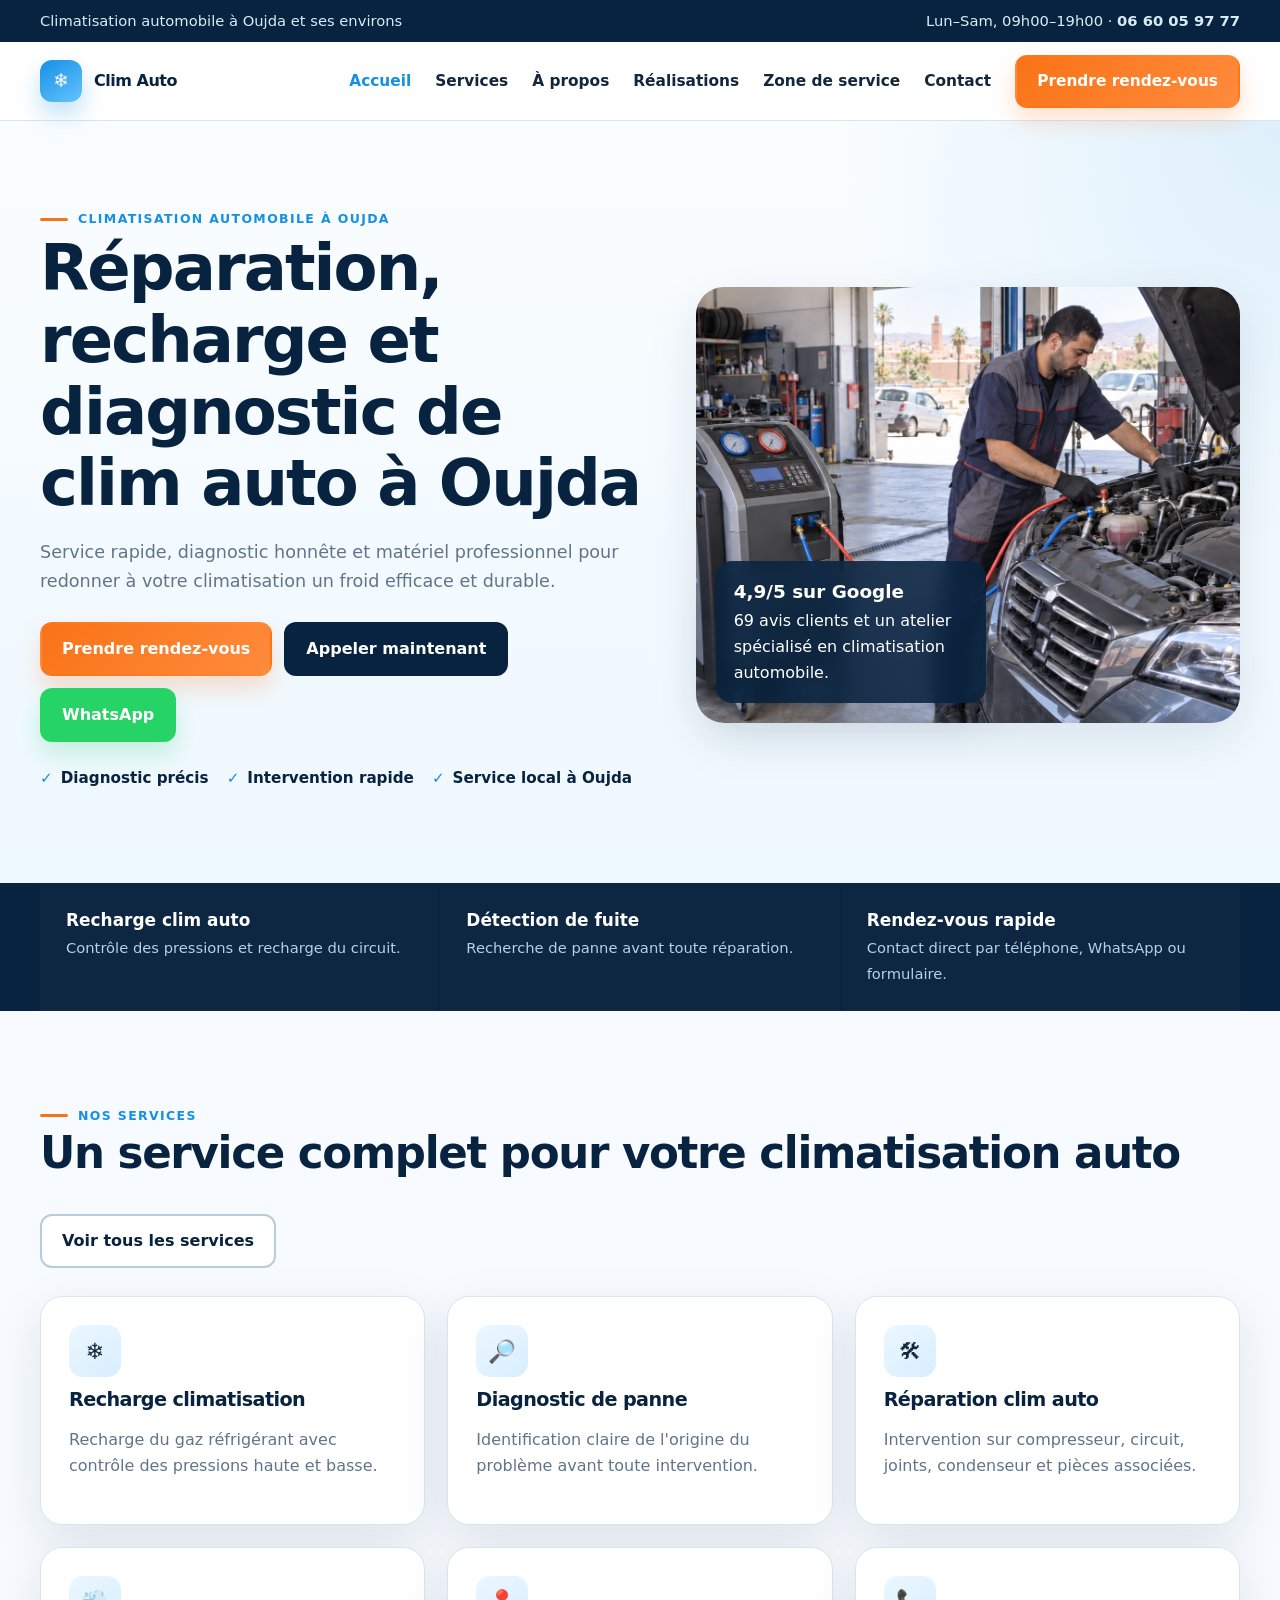
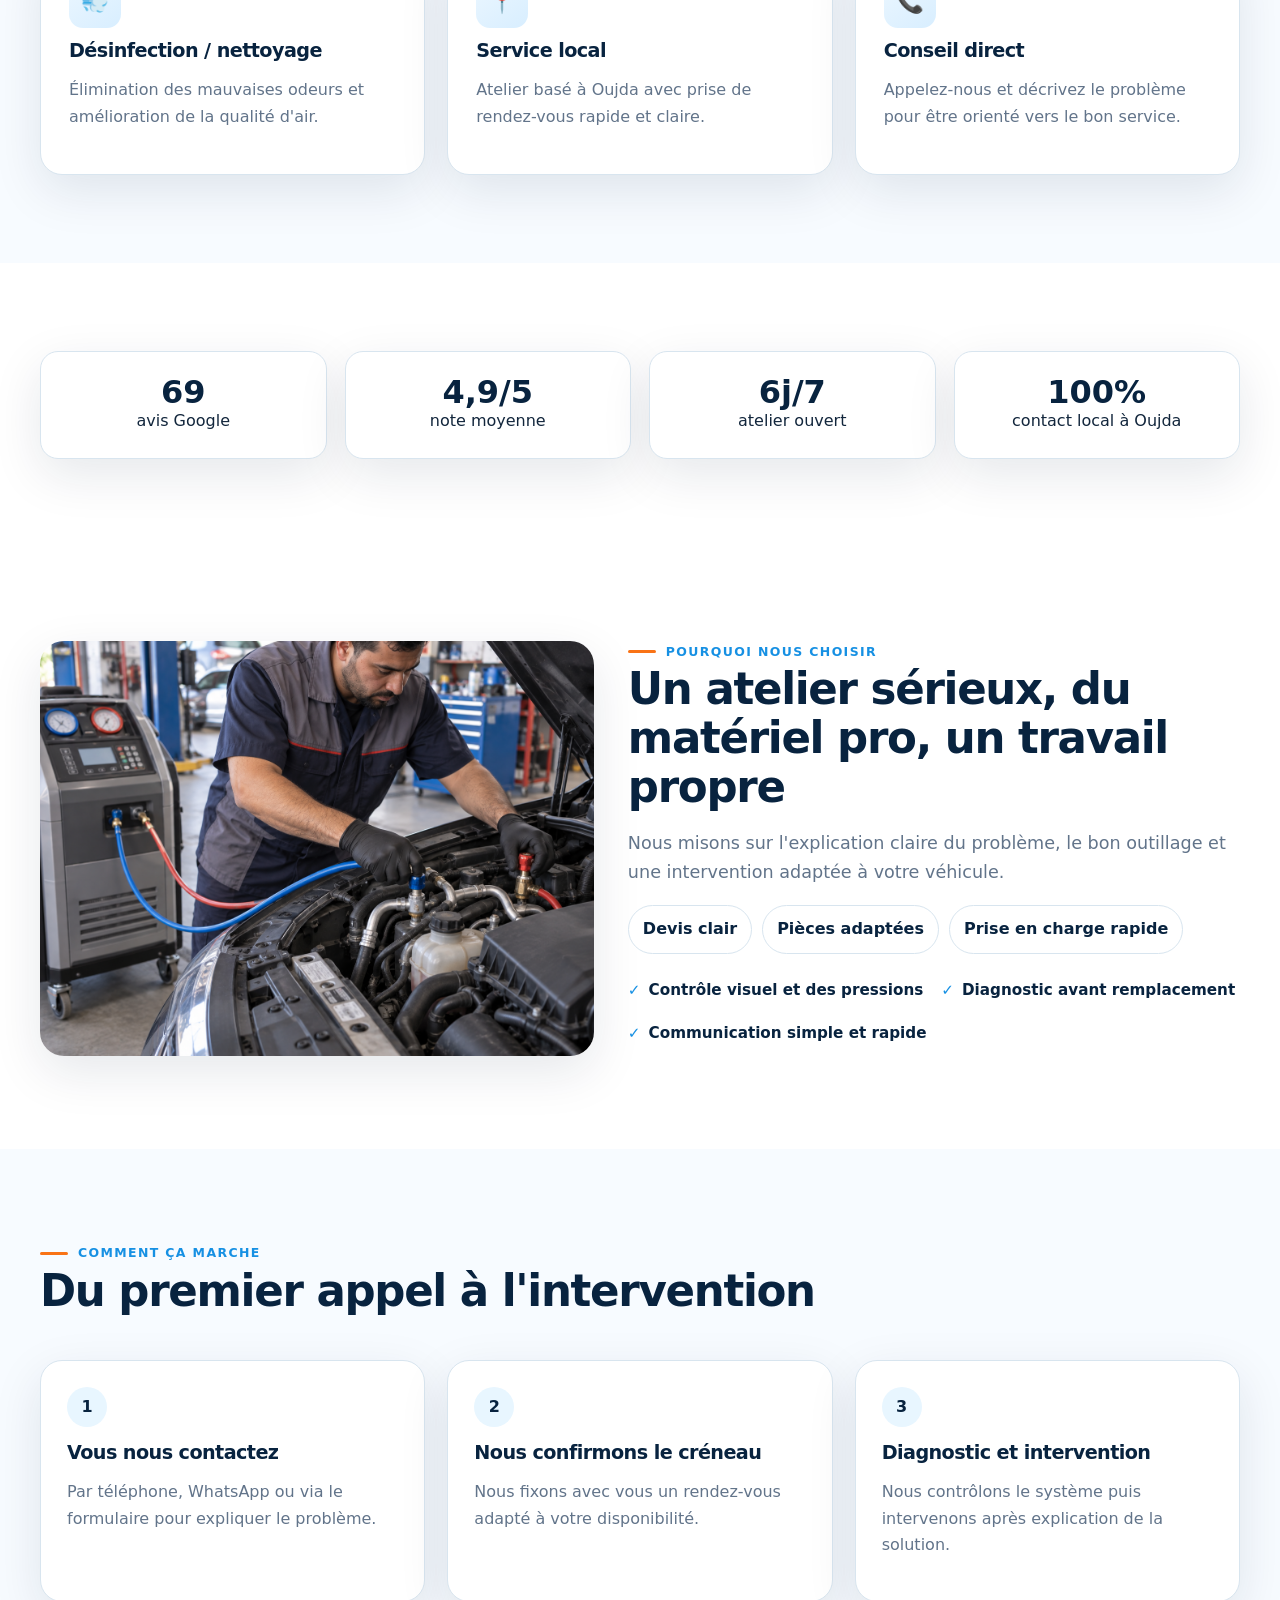
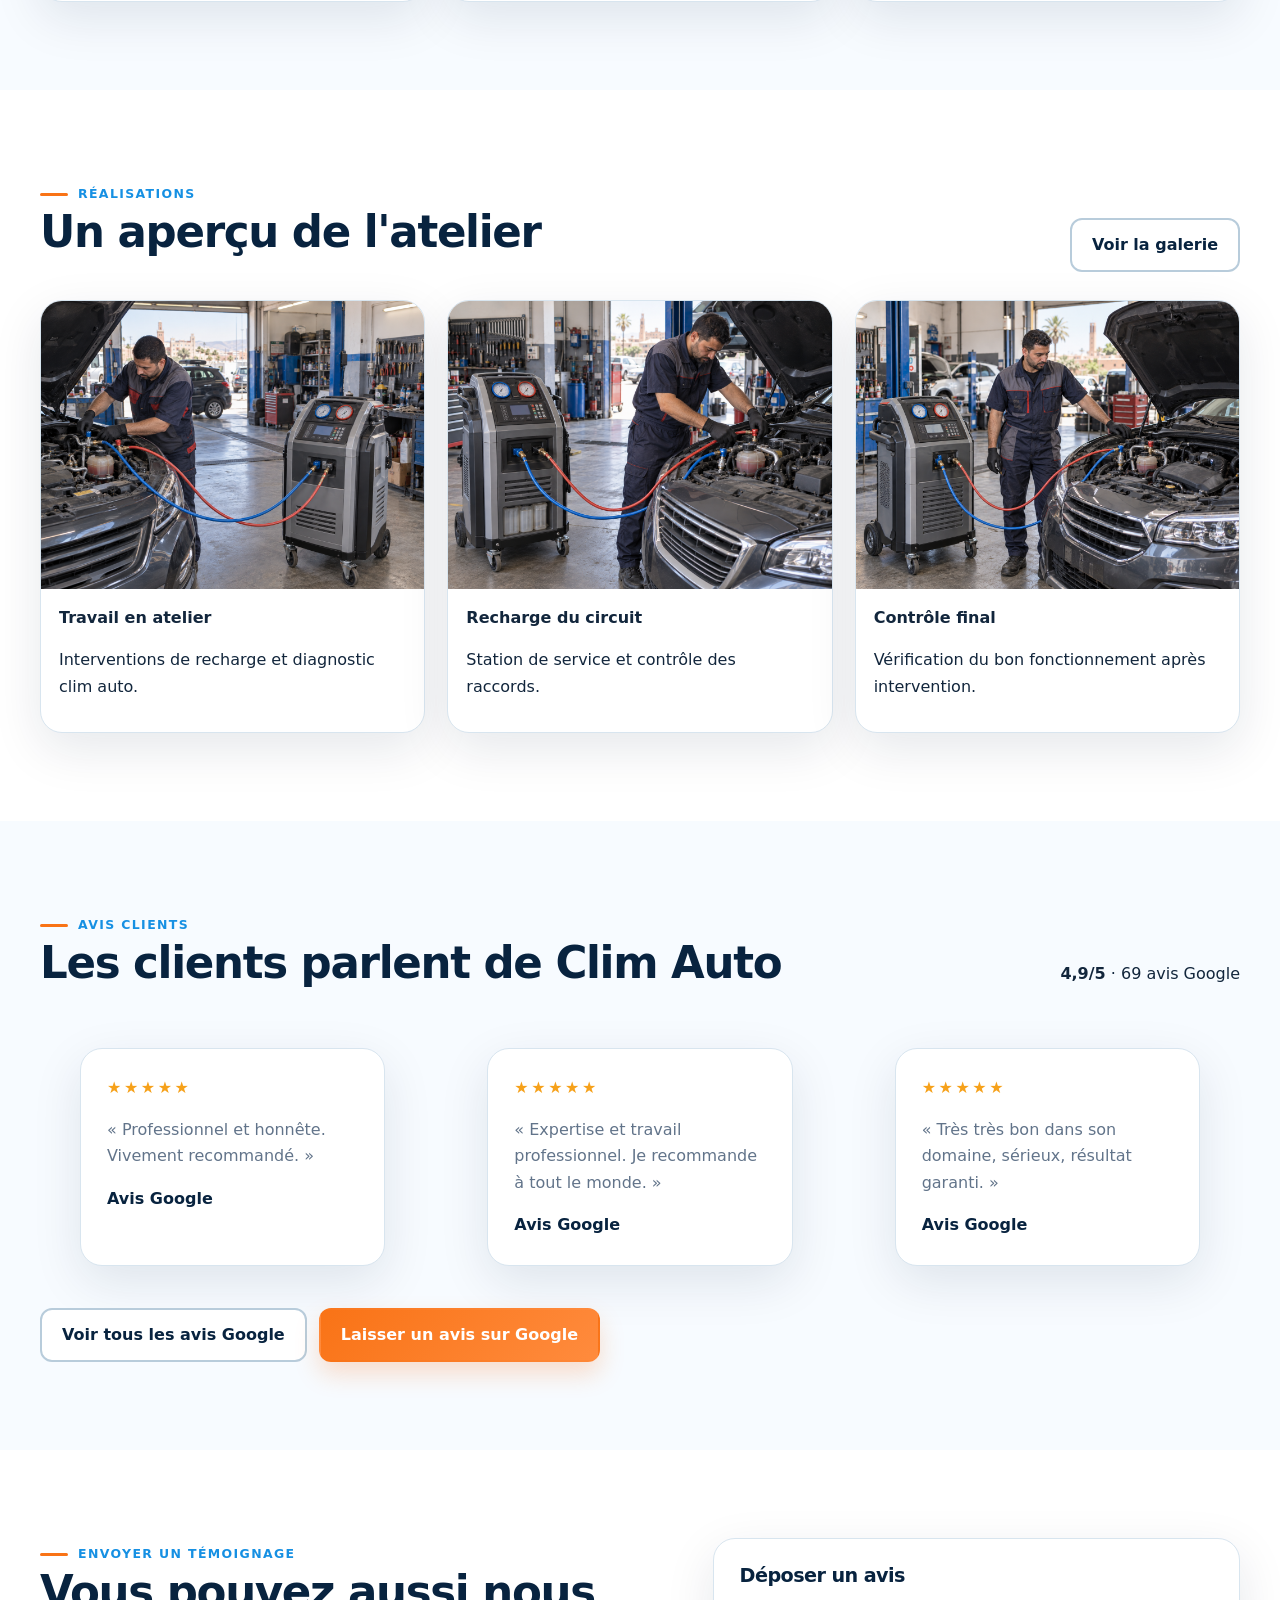
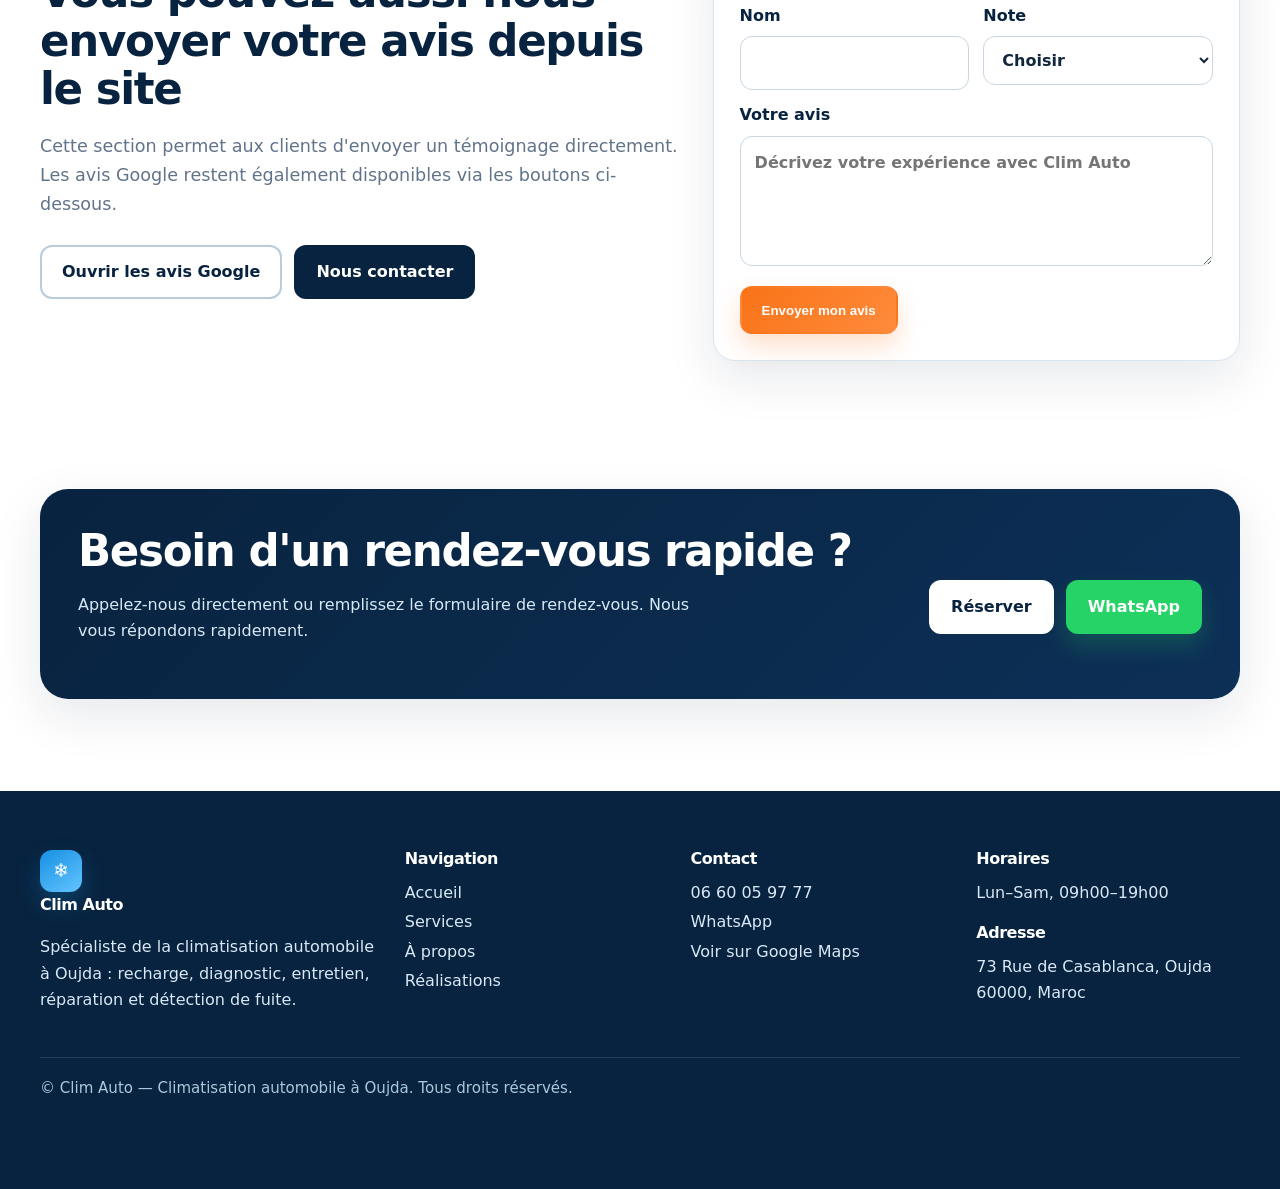
<file: index.html>
<!doctype html>
<html lang="fr">
<head>
<meta charset="utf-8"><meta name="viewport" content="width=device-width,initial-scale=1">
<title>Clim Auto | Climatisation automobile à Oujda</title>
<meta name="description" content="Clim Auto à Oujda : recharge, diagnostic, réparation et entretien de climatisation automobile avec prise de rendez-vous rapide.">
<link rel="canonical" href="https://touili10-art.github.io/Clim-oujda-/"><link rel="icon" href="favicon.svg"><link rel="stylesheet" href="styles.css"><script type="application/ld+json">{"@context":"https://schema.org","@type":"AutoRepair","name":"Clim Auto","telephone":"+212660059777","address":{"@type":"PostalAddress","streetAddress":"73 Rue de Casablanca","addressLocality":"Oujda","postalCode":"60000","addressCountry":"MA"},"openingHours":"Mo-Sa 09:00-19:00","url":"https://example.netlify.app"}</script>
</head>
<body>
<a class="skip" href="#main">Aller au contenu</a>

    <div class="topbar"><div class="container"><span>Climatisation automobile à <span data-city>Oujda</span> et ses environs</span><span><span data-hours>Lun–Sam, 09h00–19h00</span> · <a data-phone-link href="tel:+212660059777"><span data-phone>06 60 05 97 77</span></a></span></div></div>
    <header class="header"><div class="container nav">
      <a class="brand" href="index.html"><span class="brand-mark">❄</span><span data-business>Clim Auto</span></a>
      <button class="menu" aria-label="Ouvrir le menu" aria-expanded="false">☰</button>
      <nav class="nav-links" aria-label="Navigation principale">
        <a aria-current="page" href="index.html">Accueil</a>
        <a  href="services.html">Services</a>
        <a  href="about.html">À propos</a>
        <a  href="gallery.html">Réalisations</a>
        <a  href="service-area.html">Zone de service</a>
        <a  href="contact.html">Contact</a>
        <a class="btn btn-primary"  href="book.html">Prendre rendez-vous</a>
      </nav></div></header>
    
<main id="main">
<section class="hero">
  <div class="container hero-grid">
    <div>
      <span class="eyebrow">Climatisation automobile à Oujda</span>
      <h1>Réparation, recharge et diagnostic de clim auto à Oujda</h1>
      <p class="lead">Service rapide, diagnostic honnête et matériel professionnel pour redonner à votre climatisation un froid efficace et durable.</p>
      <div class="actions">
        <a class="btn btn-primary" href="book.html">Prendre rendez-vous</a>
        <a class="btn btn-secondary" data-phone-link href="tel:+212660059777">Appeler maintenant</a>
        <a class="btn btn-whatsapp" data-wa href="https://wa.me/212660059777">WhatsApp</a>
      </div>
      <ul class="hero-bullets"><li>Diagnostic précis</li><li>Intervention rapide</li><li>Service local à Oujda</li></ul>
    </div>
    <div class="hero-card">
      <img class="hero-photo" src="hero-ac-service.png" alt="Technicien en train de faire l'entretien de la climatisation d'une voiture à Oujda">
      <div class="hero-stat"><strong>4,9/5 sur Google</strong><span>69 avis clients et un atelier spécialisé en climatisation automobile.</span></div>
    </div>
  </div>
</section>
<section class="mini-strip"><div class="container">
  <div class="mini-item"><strong>Recharge clim auto</strong><span>Contrôle des pressions et recharge du circuit.</span></div>
  <div class="mini-item"><strong>Détection de fuite</strong><span>Recherche de panne avant toute réparation.</span></div>
  <div class="mini-item"><strong>Rendez-vous rapide</strong><span>Contact direct par téléphone, WhatsApp ou formulaire.</span></div>
</div></section>
<section class="section alt">
  <div class="container">
    <div class="section-head"><div><span class="eyebrow">Nos services</span><h2>Un service complet pour votre climatisation auto</h2></div><a class="btn btn-outline" href="services.html">Voir tous les services</a></div>
    <div class="cards">
      <article class="service-card"><div class="service-icon">❄</div><h3>Recharge climatisation</h3><p>Recharge du gaz réfrigérant avec contrôle des pressions haute et basse.</p></article>
      <article class="service-card"><div class="service-icon">🔎</div><h3>Diagnostic de panne</h3><p>Identification claire de l'origine du problème avant toute intervention.</p></article>
      <article class="service-card"><div class="service-icon">🛠</div><h3>Réparation clim auto</h3><p>Intervention sur compresseur, circuit, joints, condenseur et pièces associées.</p></article>
      <article class="service-card"><div class="service-icon">💨</div><h3>Désinfection / nettoyage</h3><p>Élimination des mauvaises odeurs et amélioration de la qualité d'air.</p></article>
      <article class="service-card"><div class="service-icon">📍</div><h3>Service local</h3><p>Atelier basé à Oujda avec prise de rendez-vous rapide et claire.</p></article>
      <article class="service-card"><div class="service-icon">📞</div><h3>Conseil direct</h3><p>Appelez-nous et décrivez le problème pour être orienté vers le bon service.</p></article>
    </div>
  </div>
</section>
<section class="section">
  <div class="container stats">
    <div class="stat"><strong>69</strong><span>avis Google</span></div>
    <div class="stat"><strong>4,9/5</strong><span>note moyenne</span></div>
    <div class="stat"><strong>6j/7</strong><span>atelier ouvert</span></div>
    <div class="stat"><strong>100%</strong><span>contact local à Oujda</span></div>
  </div>
</section>
<section class="section">
  <div class="container split-feature">
    <div><img class="feature-photo" src="service-closeup.png" alt="Gros plan sur les raccords et les tuyaux d'une machine de climatisation automobile"></div>
    <div>
      <span class="eyebrow">Pourquoi nous choisir</span>
      <h2>Un atelier sérieux, du matériel pro, un travail propre</h2>
      <p class="lead">Nous misons sur l'explication claire du problème, le bon outillage et une intervention adaptée à votre véhicule.</p>
      <div class="badges"><span class="badge">Devis clair</span><span class="badge">Pièces adaptées</span><span class="badge">Prise en charge rapide</span></div>
      <ul class="inline-list"><li>Contrôle visuel et des pressions</li><li>Diagnostic avant remplacement</li><li>Communication simple et rapide</li></ul>
    </div>
  </div>
</section>
<section class="section alt">
  <div class="container">
    <div class="section-head"><div><span class="eyebrow">Comment ça marche</span><h2>Du premier appel à l'intervention</h2></div></div>
    <div class="process">
      <div class="process-step"><div class="step-no">1</div><h3>Vous nous contactez</h3><p>Par téléphone, WhatsApp ou via le formulaire pour expliquer le problème.</p></div>
      <div class="process-step"><div class="step-no">2</div><h3>Nous confirmons le créneau</h3><p>Nous fixons avec vous un rendez-vous adapté à votre disponibilité.</p></div>
      <div class="process-step"><div class="step-no">3</div><h3>Diagnostic et intervention</h3><p>Nous contrôlons le système puis intervenons après explication de la solution.</p></div>
    </div>
  </div>
</section>
<section class="section">
  <div class="container">
    <div class="section-head"><div><span class="eyebrow">Réalisations</span><h2>Un aperçu de l'atelier</h2></div><a class="btn btn-outline" href="gallery.html">Voir la galerie</a></div>
    <div class="gallery-grid">
      <article class="gallery-card"><img src="workshop-wide.png" alt="Vue large de l'atelier Clim Auto à Oujda"><div class="copy"><strong>Travail en atelier</strong><p>Interventions de recharge et diagnostic clim auto.</p></div></article>
      <article class="gallery-card"><img src="recharge-service.png" alt="Technicien travaillant sur une voiture avec une station de recharge de clim"><div class="copy"><strong>Recharge du circuit</strong><p>Station de service et contrôle des raccords.</p></div></article>
      <article class="gallery-card"><img src="inspection-finish.png" alt="Technicien à côté d'un véhicule lors du contrôle de la climatisation"><div class="copy"><strong>Contrôle final</strong><p>Vérification du bon fonctionnement après intervention.</p></div></article>
    </div>
  </div>
</section>
<section class="section alt">
  <div class="container">
    <div class="section-head"><div><span class="eyebrow">Avis clients</span><h2>Les clients parlent de Clim Auto</h2></div><p><strong>4,9/5</strong> · 69 avis Google</p></div>
    <div class="reviews-grid">
      <blockquote class="review-card"><div class="stars">★★★★★</div><p>« Professionnel et honnête. Vivement recommandé. »</p><div class="review-meta">Avis Google</div></blockquote>
      <blockquote class="review-card"><div class="stars">★★★★★</div><p>« Expertise et travail professionnel. Je recommande à tout le monde. »</p><div class="review-meta">Avis Google</div></blockquote>
      <blockquote class="review-card"><div class="stars">★★★★★</div><p>« Très très bon dans son domaine, sérieux, résultat garanti. »</p><div class="review-meta">Avis Google</div></blockquote>
    </div>
    <div class="actions"><a class="btn btn-outline" data-google-reviews href="#" target="_blank" rel="noopener">Voir tous les avis Google</a><a class="btn btn-primary" data-google-reviews href="#" target="_blank" rel="noopener">Laisser un avis sur Google</a></div>
  </div>
</section>
<section class="section">
  <div class="container review-form-wrap">
    <div>
      <span class="eyebrow">Envoyer un témoignage</span>
      <h2>Vous pouvez aussi nous envoyer votre avis depuis le site</h2>
      <p class="lead">Cette section permet aux clients d'envoyer un témoignage directement. Les avis Google restent également disponibles via les boutons ci-dessous.</p>
      <div class="actions"><a class="btn btn-outline" data-google-reviews href="#" target="_blank" rel="noopener">Ouvrir les avis Google</a><a class="btn btn-secondary" href="contact.html">Nous contacter</a></div>
    </div>
    <form class="form" name="avis" method="POST" data-netlify="true" netlify-honeypot="bot-field">
      <h3>Déposer un avis</h3>
      <input type="hidden" name="form-name" value="avis"><p class="hp-field"><label>Ne pas remplir : <input name="bot-field"></label></p>
      <div class="form-grid"><label>Nom<input name="nom" required autocomplete="name"></label><label>Note<select name="note" required><option value="">Choisir</option><option>5 étoiles</option><option>4 étoiles</option><option>3 étoiles</option><option>2 étoiles</option><option>1 étoile</option></select></label></div>
      <label>Votre avis<textarea name="message" required placeholder="Décrivez votre expérience avec Clim Auto"></textarea></label>
      <button class="btn btn-primary" type="submit">Envoyer mon avis</button>
      <div class="notice" hidden tabindex="-1"></div>
    </form>
  </div>
</section>
<section class="cta"><div class="container"><div class="cta-box"><div><h2>Besoin d'un rendez-vous rapide ?</h2><p>Appelez-nous directement ou remplissez le formulaire de rendez-vous. Nous vous répondons rapidement.</p></div><div class="actions"><a class="btn btn-light" href="book.html">Réserver</a><a class="btn btn-whatsapp" data-wa href="https://wa.me/212660059777">WhatsApp</a></div></div></div></section>
</main>

    <footer class="footer"><div class="container">
      <div class="footer-grid">
        <div>
          <a class="brand" href="index.html"><span class="brand-mark">❄</span><span style="color:#fff" data-business>Clim Auto</span></a>
          <p>Spécialiste de la climatisation automobile à Oujda : recharge, diagnostic, entretien, réparation et détection de fuite.</p>
        </div>
        <div>
          <h3>Navigation</h3>
          <a href="index.html">Accueil</a><a href="services.html">Services</a><a href="about.html">À propos</a><a href="gallery.html">Réalisations</a>
        </div>
        <div>
          <h3>Contact</h3>
          <a data-phone-link href="tel:+212660059777"><span data-phone>06 60 05 97 77</span></a>
          <a data-wa href="https://wa.me/212660059777">WhatsApp</a>
          <a data-google-maps href="https://www.google.com/maps/search/?api=1&query=Clim%20Auto%2C%2073%20Rue%20de%20Casablanca%2C%20Oujda%2060000" target="_blank" rel="noopener">Voir sur Google Maps</a>
        </div>
        <div>
          <h3>Horaires</h3>
          <span data-hours>Lun–Sam, 09h00–19h00</span>
          <h3 style="margin-top:18px">Adresse</h3>
          <span data-address>73 Rue de Casablanca, Oujda 60000, Maroc</span>
        </div>
      </div>
      <div class="legal">© <span data-business>Clim Auto</span> — Climatisation automobile à Oujda. Tous droits réservés.</div>
    </div></footer>
    <div class="mobile-bar"><a class="btn btn-secondary" data-phone-link href="tel:+212660059777">Appeler</a><a class="btn btn-whatsapp" data-wa href="https://wa.me/212660059777">WhatsApp</a></div>
    <script src="site.js"></script>
    
</body></html>
</file>
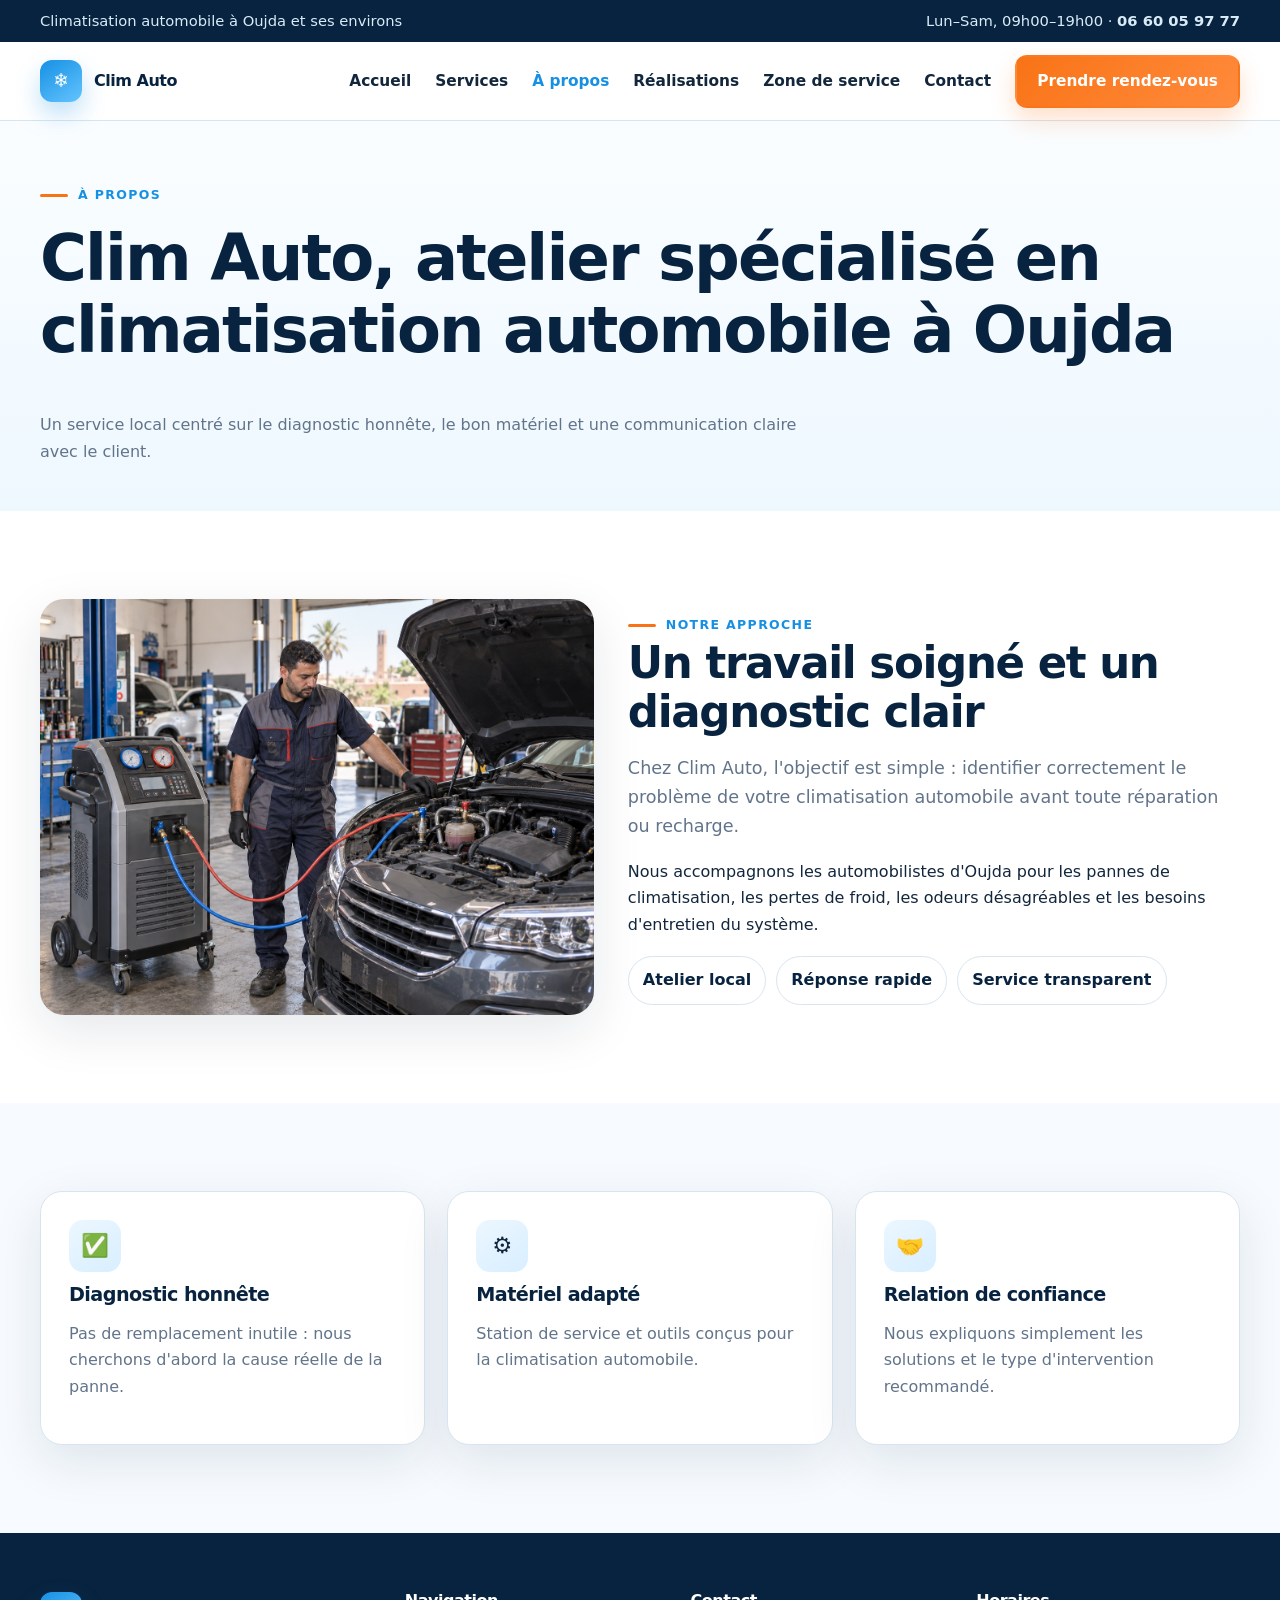
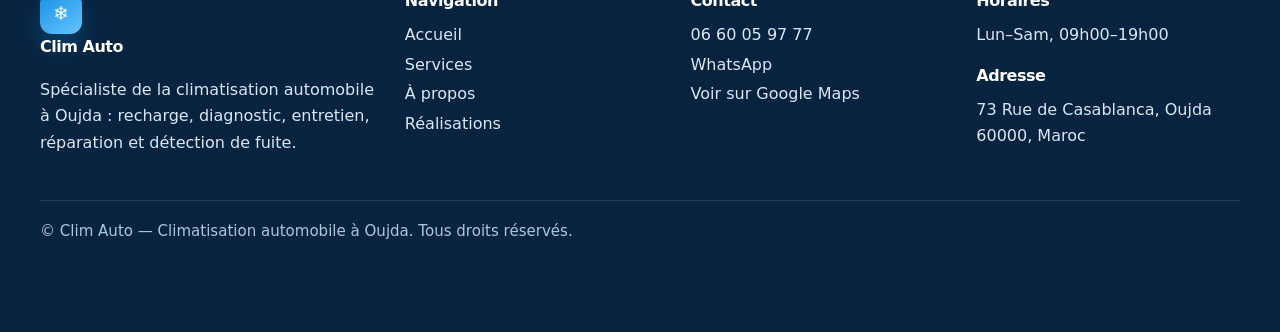
<file: about.html>
<!doctype html>
<html lang="fr">
<head>
<meta charset="utf-8"><meta name="viewport" content="width=device-width,initial-scale=1">
<title>À propos | Clim Auto Oujda</title>
<meta name="description" content="Découvrez Clim Auto, atelier spécialisé en climatisation automobile à Oujda.">
<link rel="canonical" href="https://touili10-art.github.io/Clim-oujda-/about.html"><link rel="icon" href="favicon.svg"><link rel="stylesheet" href="styles.css">
</head>
<body>
<a class="skip" href="#main">Aller au contenu</a>

    <div class="topbar"><div class="container"><span>Climatisation automobile à <span data-city>Oujda</span> et ses environs</span><span><span data-hours>Lun–Sam, 09h00–19h00</span> · <a data-phone-link href="tel:+212660059777"><span data-phone>06 60 05 97 77</span></a></span></div></div>
    <header class="header"><div class="container nav">
      <a class="brand" href="index.html"><span class="brand-mark">❄</span><span data-business>Clim Auto</span></a>
      <button class="menu" aria-label="Ouvrir le menu" aria-expanded="false">☰</button>
      <nav class="nav-links" aria-label="Navigation principale">
        <a  href="index.html">Accueil</a>
        <a  href="services.html">Services</a>
        <a aria-current="page" href="about.html">À propos</a>
        <a  href="gallery.html">Réalisations</a>
        <a  href="service-area.html">Zone de service</a>
        <a  href="contact.html">Contact</a>
        <a class="btn btn-primary"  href="book.html">Prendre rendez-vous</a>
      </nav></div></header>
    
<main id="main">
<section class="page-hero"><div class="container"><span class="eyebrow">À propos</span><h1>Clim Auto, atelier spécialisé en climatisation automobile à Oujda</h1><p>Un service local centré sur le diagnostic honnête, le bon matériel et une communication claire avec le client.</p></div></section>
<section class="section"><div class="container split-feature"><div><img class="feature-photo" src="inspection-finish.png" alt="Technicien Clim Auto dans l'atelier avec un véhicule"></div><div>
  <span class="eyebrow">Notre approche</span><h2>Un travail soigné et un diagnostic clair</h2>
  <p class="lead">Chez Clim Auto, l'objectif est simple : identifier correctement le problème de votre climatisation automobile avant toute réparation ou recharge.</p>
  <p>Nous accompagnons les automobilistes d'Oujda pour les pannes de climatisation, les pertes de froid, les odeurs désagréables et les besoins d'entretien du système.</p>
  <div class="badges"><span class="badge">Atelier local</span><span class="badge">Réponse rapide</span><span class="badge">Service transparent</span></div>
</div></div></section>
<section class="section alt"><div class="container cards">
  <div class="service-card"><div class="service-icon">✅</div><h3>Diagnostic honnête</h3><p>Pas de remplacement inutile : nous cherchons d'abord la cause réelle de la panne.</p></div>
  <div class="service-card"><div class="service-icon">⚙️</div><h3>Matériel adapté</h3><p>Station de service et outils conçus pour la climatisation automobile.</p></div>
  <div class="service-card"><div class="service-icon">🤝</div><h3>Relation de confiance</h3><p>Nous expliquons simplement les solutions et le type d'intervention recommandé.</p></div>
</div></section>
</main>

    <footer class="footer"><div class="container">
      <div class="footer-grid">
        <div>
          <a class="brand" href="index.html"><span class="brand-mark">❄</span><span style="color:#fff" data-business>Clim Auto</span></a>
          <p>Spécialiste de la climatisation automobile à Oujda : recharge, diagnostic, entretien, réparation et détection de fuite.</p>
        </div>
        <div>
          <h3>Navigation</h3>
          <a href="index.html">Accueil</a><a href="services.html">Services</a><a href="about.html">À propos</a><a href="gallery.html">Réalisations</a>
        </div>
        <div>
          <h3>Contact</h3>
          <a data-phone-link href="tel:+212660059777"><span data-phone>06 60 05 97 77</span></a>
          <a data-wa href="https://wa.me/212660059777">WhatsApp</a>
          <a data-google-maps href="https://www.google.com/maps/search/?api=1&query=Clim%20Auto%2C%2073%20Rue%20de%20Casablanca%2C%20Oujda%2060000" target="_blank" rel="noopener">Voir sur Google Maps</a>
        </div>
        <div>
          <h3>Horaires</h3>
          <span data-hours>Lun–Sam, 09h00–19h00</span>
          <h3 style="margin-top:18px">Adresse</h3>
          <span data-address>73 Rue de Casablanca, Oujda 60000, Maroc</span>
        </div>
      </div>
      <div class="legal">© <span data-business>Clim Auto</span> — Climatisation automobile à Oujda. Tous droits réservés.</div>
    </div></footer>
    <div class="mobile-bar"><a class="btn btn-secondary" data-phone-link href="tel:+212660059777">Appeler</a><a class="btn btn-whatsapp" data-wa href="https://wa.me/212660059777">WhatsApp</a></div>
    <script src="site.js"></script>
    
</body></html>
</file>
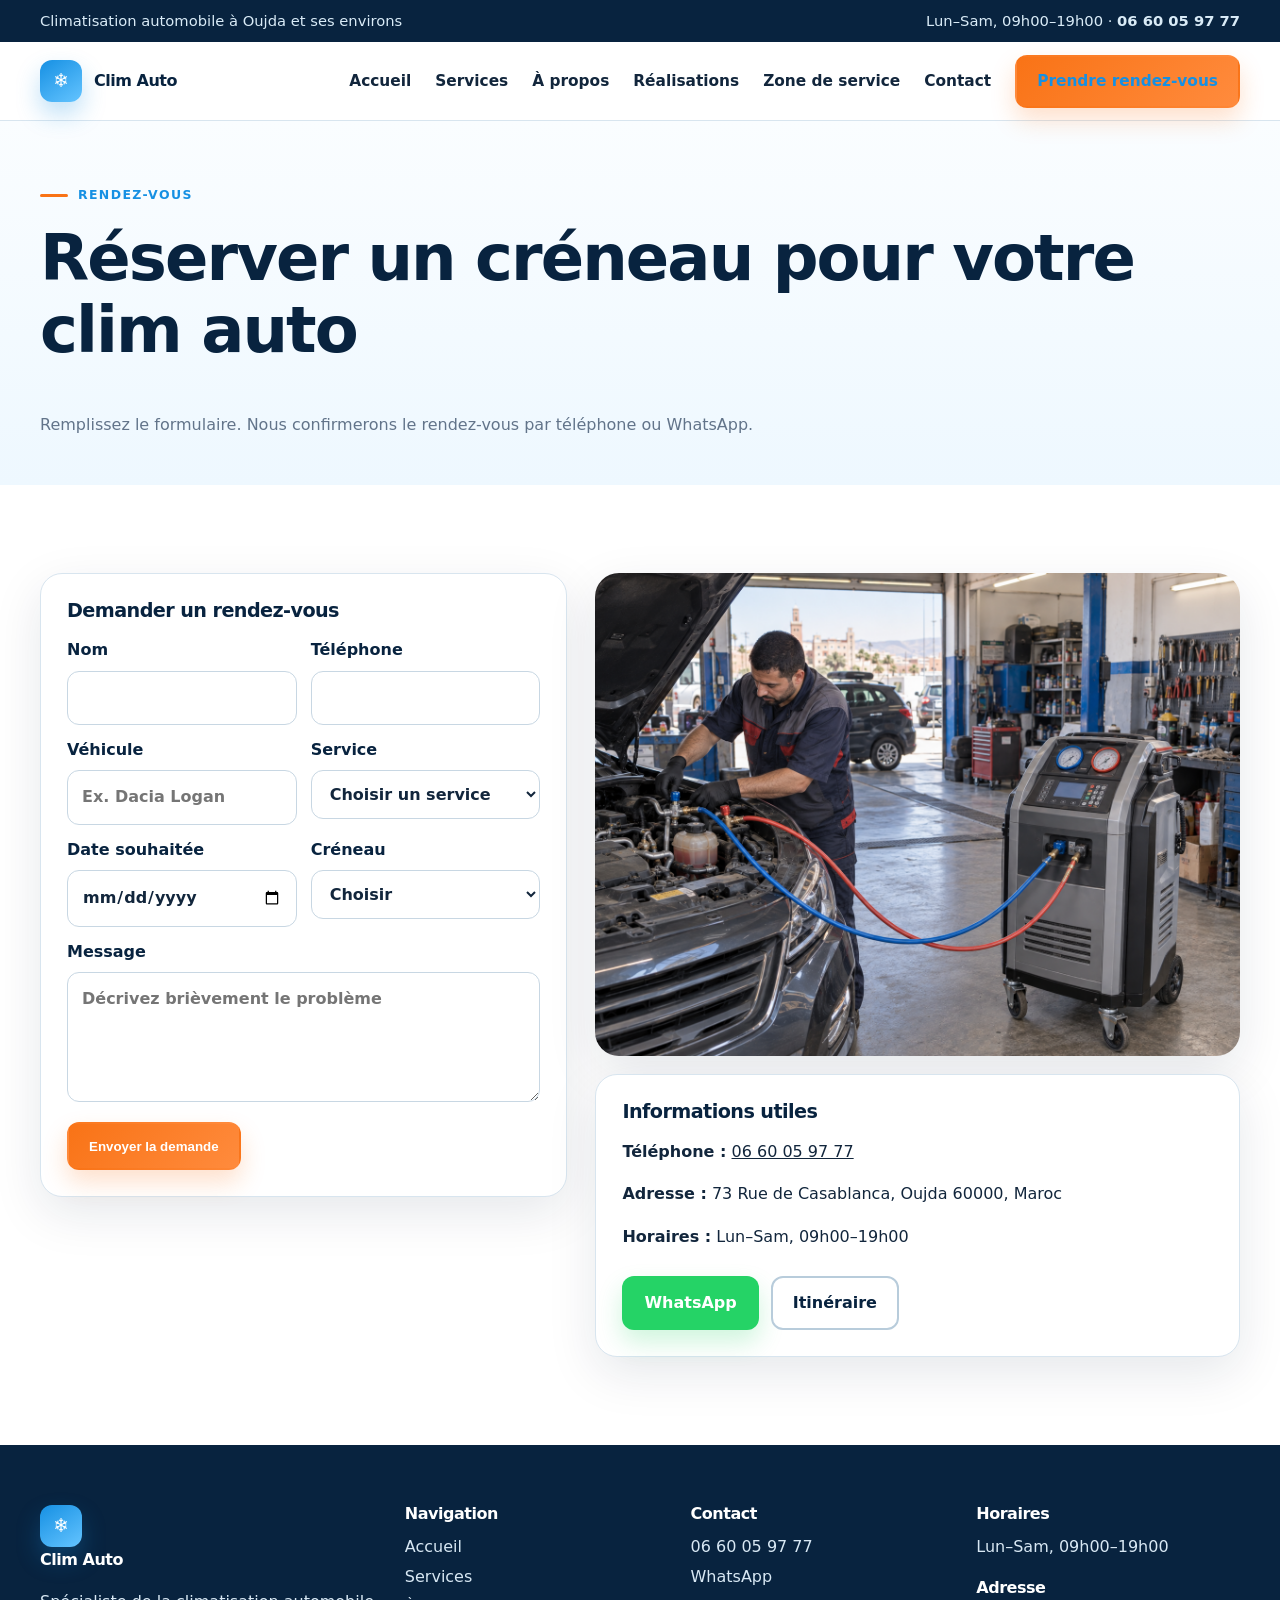
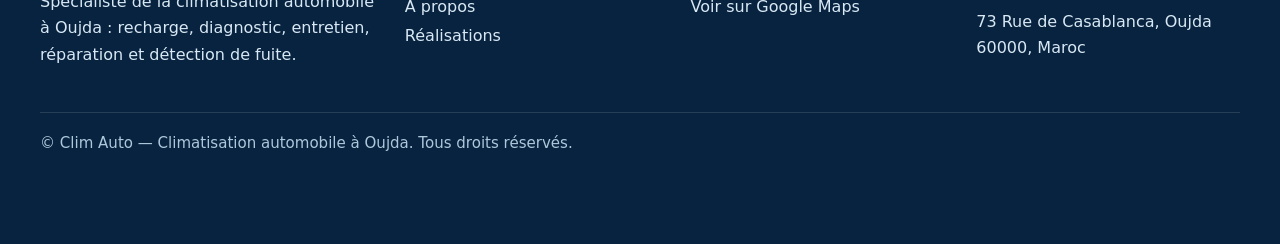
<file: book.html>
<!doctype html>
<html lang="fr">
<head>
<meta charset="utf-8"><meta name="viewport" content="width=device-width,initial-scale=1">
<title>Prendre rendez-vous | Clim Auto Oujda</title>
<meta name="description" content="Réservez un rendez-vous pour votre climatisation automobile à Oujda.">
<link rel="canonical" href="https://touili10-art.github.io/Clim-oujda-/book.html"><link rel="icon" href="favicon.svg"><link rel="stylesheet" href="styles.css">
</head>
<body>
<a class="skip" href="#main">Aller au contenu</a>

    <div class="topbar"><div class="container"><span>Climatisation automobile à <span data-city>Oujda</span> et ses environs</span><span><span data-hours>Lun–Sam, 09h00–19h00</span> · <a data-phone-link href="tel:+212660059777"><span data-phone>06 60 05 97 77</span></a></span></div></div>
    <header class="header"><div class="container nav">
      <a class="brand" href="index.html"><span class="brand-mark">❄</span><span data-business>Clim Auto</span></a>
      <button class="menu" aria-label="Ouvrir le menu" aria-expanded="false">☰</button>
      <nav class="nav-links" aria-label="Navigation principale">
        <a  href="index.html">Accueil</a>
        <a  href="services.html">Services</a>
        <a  href="about.html">À propos</a>
        <a  href="gallery.html">Réalisations</a>
        <a  href="service-area.html">Zone de service</a>
        <a  href="contact.html">Contact</a>
        <a class="btn btn-primary" aria-current="page" href="book.html">Prendre rendez-vous</a>
      </nav></div></header>
    
<main id="main">
<section class="page-hero"><div class="container"><span class="eyebrow">Rendez-vous</span><h1>Réserver un créneau pour votre clim auto</h1><p>Remplissez le formulaire. Nous confirmerons le rendez-vous par téléphone ou WhatsApp.</p></div></section>
<section class="section"><div class="container contact-grid">
  <form class="form" name="rendezvous" method="POST" data-netlify="true" netlify-honeypot="bot-field"><h3>Demander un rendez-vous</h3><input type="hidden" name="form-name" value="rendezvous"><p class="hp-field"><label>Ne pas remplir : <input name="bot-field"></label></p><div class="form-grid"><label>Nom<input name="nom" required autocomplete="name"></label><label>Téléphone<input name="telephone" required type="tel" autocomplete="tel"></label></div><div class="form-grid"><label>Véhicule<input name="vehicule" placeholder="Ex. Dacia Logan"></label><label>Service<select name="service" required><option value="">Choisir un service</option><option>Recharge climatisation auto</option><option>Diagnostic de climatisation</option><option>Réparation de clim auto</option><option>Détection de fuite</option><option>Désinfection / nettoyage</option><option>Je ne sais pas encore</option></select></label></div><div class="form-grid"><label>Date souhaitée<input name="date" type="date" required></label><label>Créneau<select name="creneau" required><option value="">Choisir</option><option>Matin</option><option>Après-midi</option><option>Fin de journée</option></select></label></div><label>Message<textarea name="message" placeholder="Décrivez brièvement le problème"></textarea></label><button class="btn btn-primary" type="submit">Envoyer la demande</button><div class="notice" hidden tabindex="-1"></div></form>
  <div>
    <img class="feature-photo" src="workshop-wide.png" alt="Atelier Clim Auto à Oujda">
    <div class="contact-panel" style="margin-top:18px"><h3>Informations utiles</h3><p><strong>Téléphone :</strong> <a data-phone-link href="tel:+212660059777"><span data-phone>06 60 05 97 77</span></a></p><p><strong>Adresse :</strong> <span data-address>73 Rue de Casablanca, Oujda 60000, Maroc</span></p><p><strong>Horaires :</strong> <span data-hours>Lun–Sam, 09h00–19h00</span></p><div class="actions"><a class="btn btn-whatsapp" data-wa href="https://wa.me/212660059777">WhatsApp</a><a class="btn btn-outline" data-google-maps href="#" target="_blank" rel="noopener">Itinéraire</a></div></div>
  </div>
</div></section>
</main>

    <footer class="footer"><div class="container">
      <div class="footer-grid">
        <div>
          <a class="brand" href="index.html"><span class="brand-mark">❄</span><span style="color:#fff" data-business>Clim Auto</span></a>
          <p>Spécialiste de la climatisation automobile à Oujda : recharge, diagnostic, entretien, réparation et détection de fuite.</p>
        </div>
        <div>
          <h3>Navigation</h3>
          <a href="index.html">Accueil</a><a href="services.html">Services</a><a href="about.html">À propos</a><a href="gallery.html">Réalisations</a>
        </div>
        <div>
          <h3>Contact</h3>
          <a data-phone-link href="tel:+212660059777"><span data-phone>06 60 05 97 77</span></a>
          <a data-wa href="https://wa.me/212660059777">WhatsApp</a>
          <a data-google-maps href="https://www.google.com/maps/search/?api=1&query=Clim%20Auto%2C%2073%20Rue%20de%20Casablanca%2C%20Oujda%2060000" target="_blank" rel="noopener">Voir sur Google Maps</a>
        </div>
        <div>
          <h3>Horaires</h3>
          <span data-hours>Lun–Sam, 09h00–19h00</span>
          <h3 style="margin-top:18px">Adresse</h3>
          <span data-address>73 Rue de Casablanca, Oujda 60000, Maroc</span>
        </div>
      </div>
      <div class="legal">© <span data-business>Clim Auto</span> — Climatisation automobile à Oujda. Tous droits réservés.</div>
    </div></footer>
    <div class="mobile-bar"><a class="btn btn-secondary" data-phone-link href="tel:+212660059777">Appeler</a><a class="btn btn-whatsapp" data-wa href="https://wa.me/212660059777">WhatsApp</a></div>
    <script src="site.js"></script>
    
</body></html>
</file>
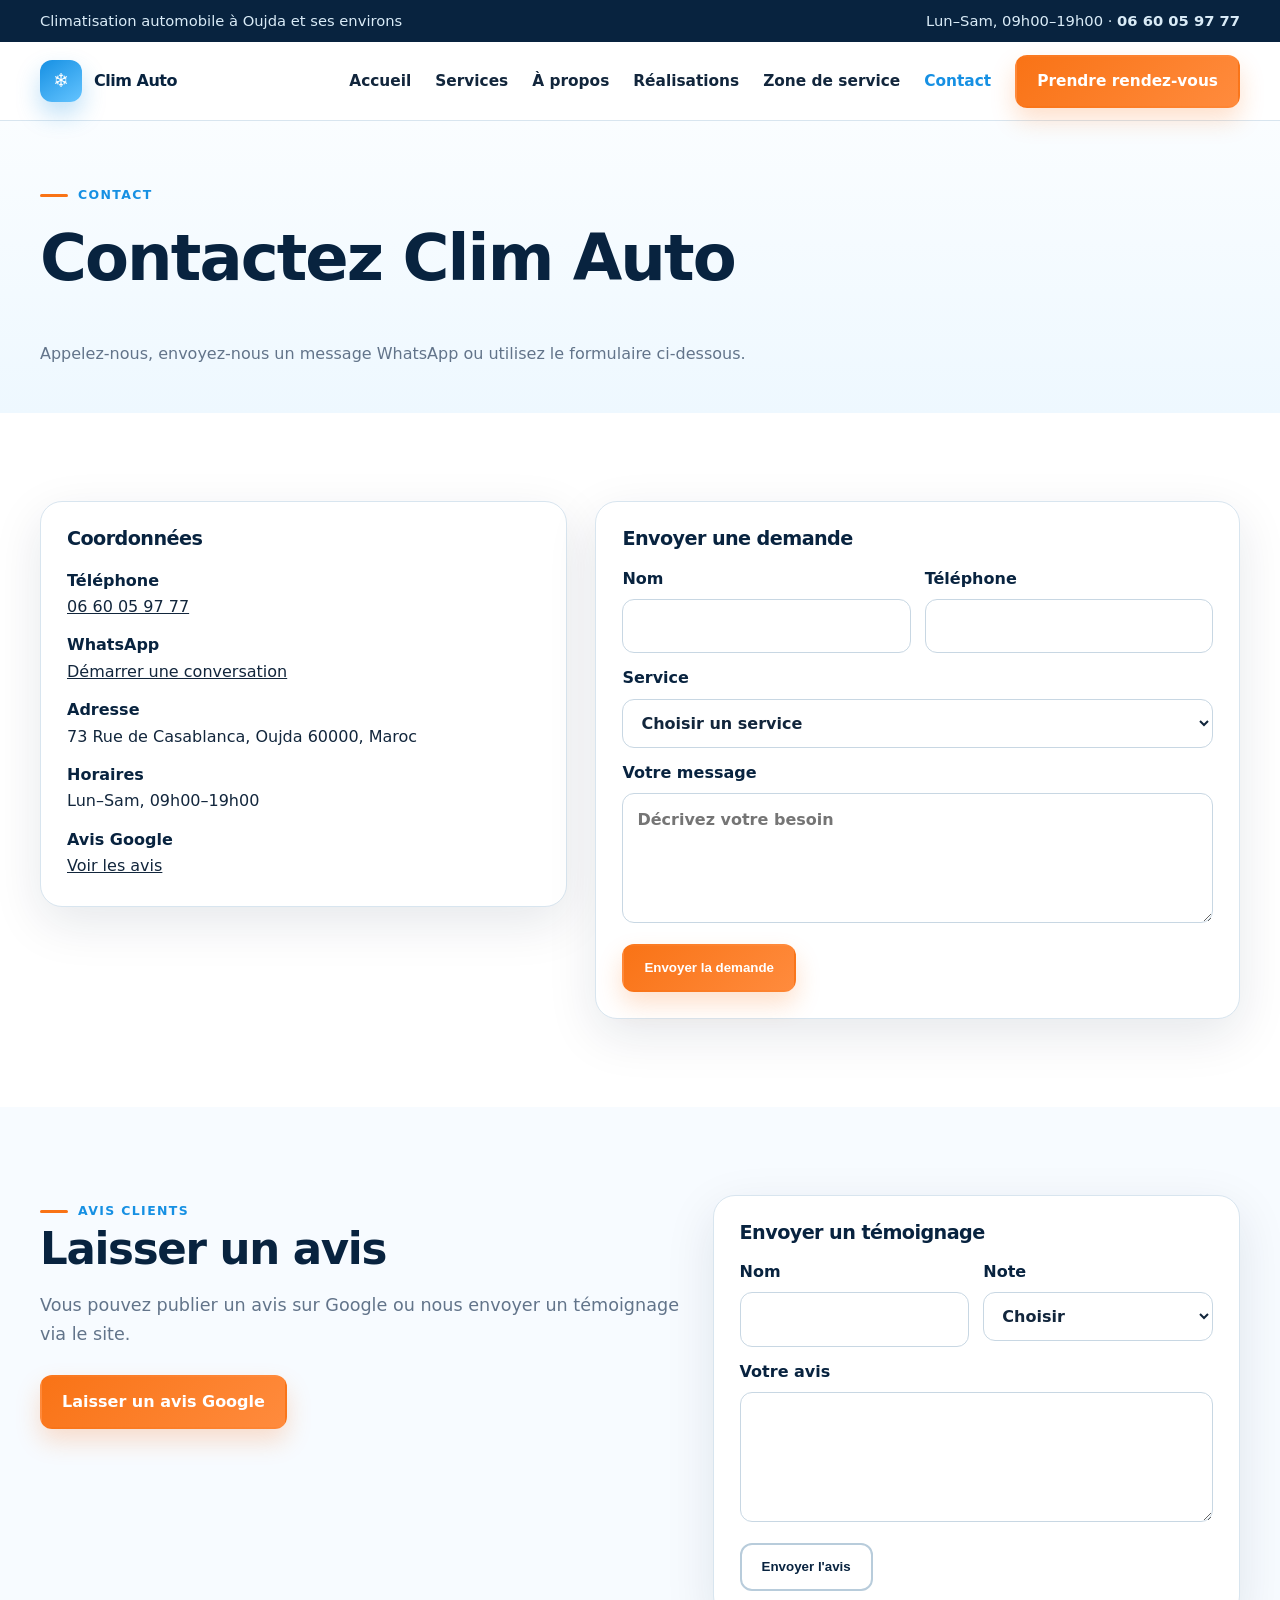
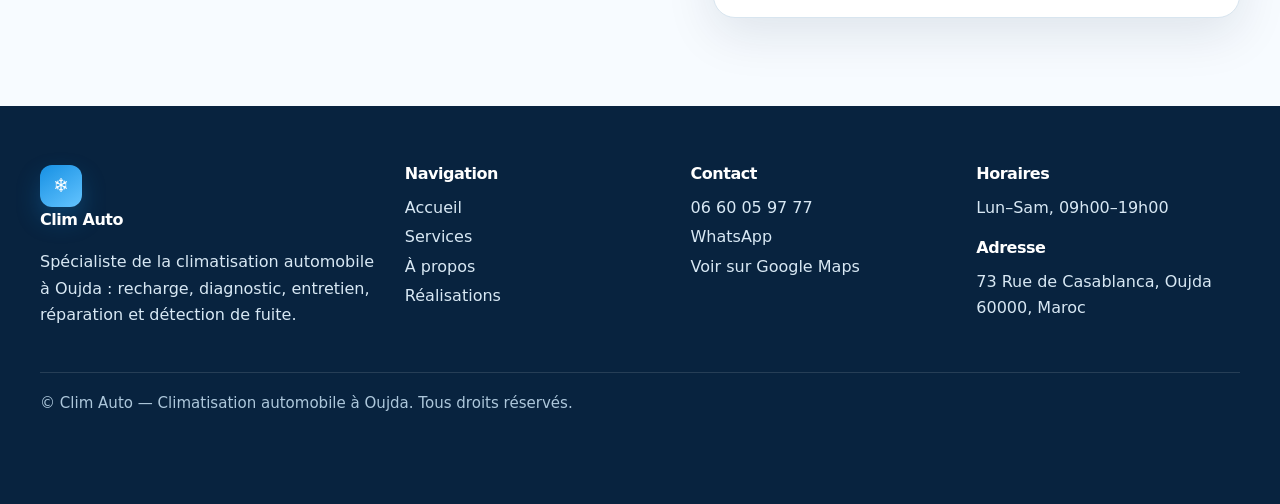
<file: contact.html>
<!doctype html>
<html lang="fr">
<head>
<meta charset="utf-8"><meta name="viewport" content="width=device-width,initial-scale=1">
<title>Contact | Clim Auto Oujda</title>
<meta name="description" content="Contactez Clim Auto par téléphone, WhatsApp ou formulaire.">
<link rel="canonical" href="https://touili10-art.github.io/Clim-oujda-/contact.html"><link rel="icon" href="favicon.svg"><link rel="stylesheet" href="styles.css">
</head>
<body>
<a class="skip" href="#main">Aller au contenu</a>

    <div class="topbar"><div class="container"><span>Climatisation automobile à <span data-city>Oujda</span> et ses environs</span><span><span data-hours>Lun–Sam, 09h00–19h00</span> · <a data-phone-link href="tel:+212660059777"><span data-phone>06 60 05 97 77</span></a></span></div></div>
    <header class="header"><div class="container nav">
      <a class="brand" href="index.html"><span class="brand-mark">❄</span><span data-business>Clim Auto</span></a>
      <button class="menu" aria-label="Ouvrir le menu" aria-expanded="false">☰</button>
      <nav class="nav-links" aria-label="Navigation principale">
        <a  href="index.html">Accueil</a>
        <a  href="services.html">Services</a>
        <a  href="about.html">À propos</a>
        <a  href="gallery.html">Réalisations</a>
        <a  href="service-area.html">Zone de service</a>
        <a aria-current="page" href="contact.html">Contact</a>
        <a class="btn btn-primary"  href="book.html">Prendre rendez-vous</a>
      </nav></div></header>
    
<main id="main">
<section class="page-hero"><div class="container"><span class="eyebrow">Contact</span><h1>Contactez Clim Auto</h1><p>Appelez-nous, envoyez-nous un message WhatsApp ou utilisez le formulaire ci-dessous.</p></div></section>
<section class="section"><div class="container contact-grid">
  <div class="contact-panel"><h3>Coordonnées</h3><div class="contact-list">
    <div><strong>Téléphone</strong><a data-phone-link href="tel:+212660059777"><span data-phone>06 60 05 97 77</span></a></div>
    <div><strong>WhatsApp</strong><a data-wa href="https://wa.me/212660059777">Démarrer une conversation</a></div>
    <div><strong>Adresse</strong><p data-address>73 Rue de Casablanca, Oujda 60000, Maroc</p></div>
    <div><strong>Horaires</strong><p data-hours>Lun–Sam, 09h00–19h00</p></div>
    <div><strong>Avis Google</strong><a data-google-reviews href="#" target="_blank" rel="noopener">Voir les avis</a></div>
  </div></div>
  <form class="form" name="contact" method="POST" data-netlify="true" netlify-honeypot="bot-field"><h3>Envoyer une demande</h3><input type="hidden" name="form-name" value="contact"><p class="hp-field"><label>Ne pas remplir : <input name="bot-field"></label></p><div class="form-grid"><label>Nom<input name="nom" required autocomplete="name"></label><label>Téléphone<input name="telephone" required type="tel" autocomplete="tel"></label></div><label>Service<select name="service" required><option value="">Choisir un service</option><option>Recharge climatisation auto</option><option>Diagnostic de climatisation</option><option>Réparation de clim auto</option><option>Détection de fuite</option><option>Désinfection / nettoyage</option><option>Je ne sais pas encore</option></select></label><label>Votre message<textarea name="message" required placeholder="Décrivez votre besoin"></textarea></label><button class="btn btn-primary" type="submit">Envoyer la demande</button><div class="notice" hidden tabindex="-1"></div></form>
</div></section>
<section class="section alt"><div class="container review-form-wrap"><div><span class="eyebrow">Avis clients</span><h2>Laisser un avis</h2><p class="lead">Vous pouvez publier un avis sur Google ou nous envoyer un témoignage via le site.</p><div class="actions"><a class="btn btn-primary" data-google-reviews href="#" target="_blank" rel="noopener">Laisser un avis Google</a></div></div><form class="form" name="avis" method="POST" data-netlify="true" netlify-honeypot="bot-field"><h3>Envoyer un témoignage</h3><input type="hidden" name="form-name" value="avis"><p class="hp-field"><label>Ne pas remplir : <input name="bot-field"></label></p><div class="form-grid"><label>Nom<input name="nom" required></label><label>Note<select name="note" required><option value="">Choisir</option><option>5 étoiles</option><option>4 étoiles</option><option>3 étoiles</option><option>2 étoiles</option><option>1 étoile</option></select></label></div><label>Votre avis<textarea name="message" required></textarea></label><button class="btn btn-outline" type="submit">Envoyer l'avis</button><div class="notice" hidden tabindex="-1"></div></form></div></section>
</main>

    <footer class="footer"><div class="container">
      <div class="footer-grid">
        <div>
          <a class="brand" href="index.html"><span class="brand-mark">❄</span><span style="color:#fff" data-business>Clim Auto</span></a>
          <p>Spécialiste de la climatisation automobile à Oujda : recharge, diagnostic, entretien, réparation et détection de fuite.</p>
        </div>
        <div>
          <h3>Navigation</h3>
          <a href="index.html">Accueil</a><a href="services.html">Services</a><a href="about.html">À propos</a><a href="gallery.html">Réalisations</a>
        </div>
        <div>
          <h3>Contact</h3>
          <a data-phone-link href="tel:+212660059777"><span data-phone>06 60 05 97 77</span></a>
          <a data-wa href="https://wa.me/212660059777">WhatsApp</a>
          <a data-google-maps href="https://www.google.com/maps/search/?api=1&query=Clim%20Auto%2C%2073%20Rue%20de%20Casablanca%2C%20Oujda%2060000" target="_blank" rel="noopener">Voir sur Google Maps</a>
        </div>
        <div>
          <h3>Horaires</h3>
          <span data-hours>Lun–Sam, 09h00–19h00</span>
          <h3 style="margin-top:18px">Adresse</h3>
          <span data-address>73 Rue de Casablanca, Oujda 60000, Maroc</span>
        </div>
      </div>
      <div class="legal">© <span data-business>Clim Auto</span> — Climatisation automobile à Oujda. Tous droits réservés.</div>
    </div></footer>
    <div class="mobile-bar"><a class="btn btn-secondary" data-phone-link href="tel:+212660059777">Appeler</a><a class="btn btn-whatsapp" data-wa href="https://wa.me/212660059777">WhatsApp</a></div>
    <script src="site.js"></script>
    
</body></html>
</file>
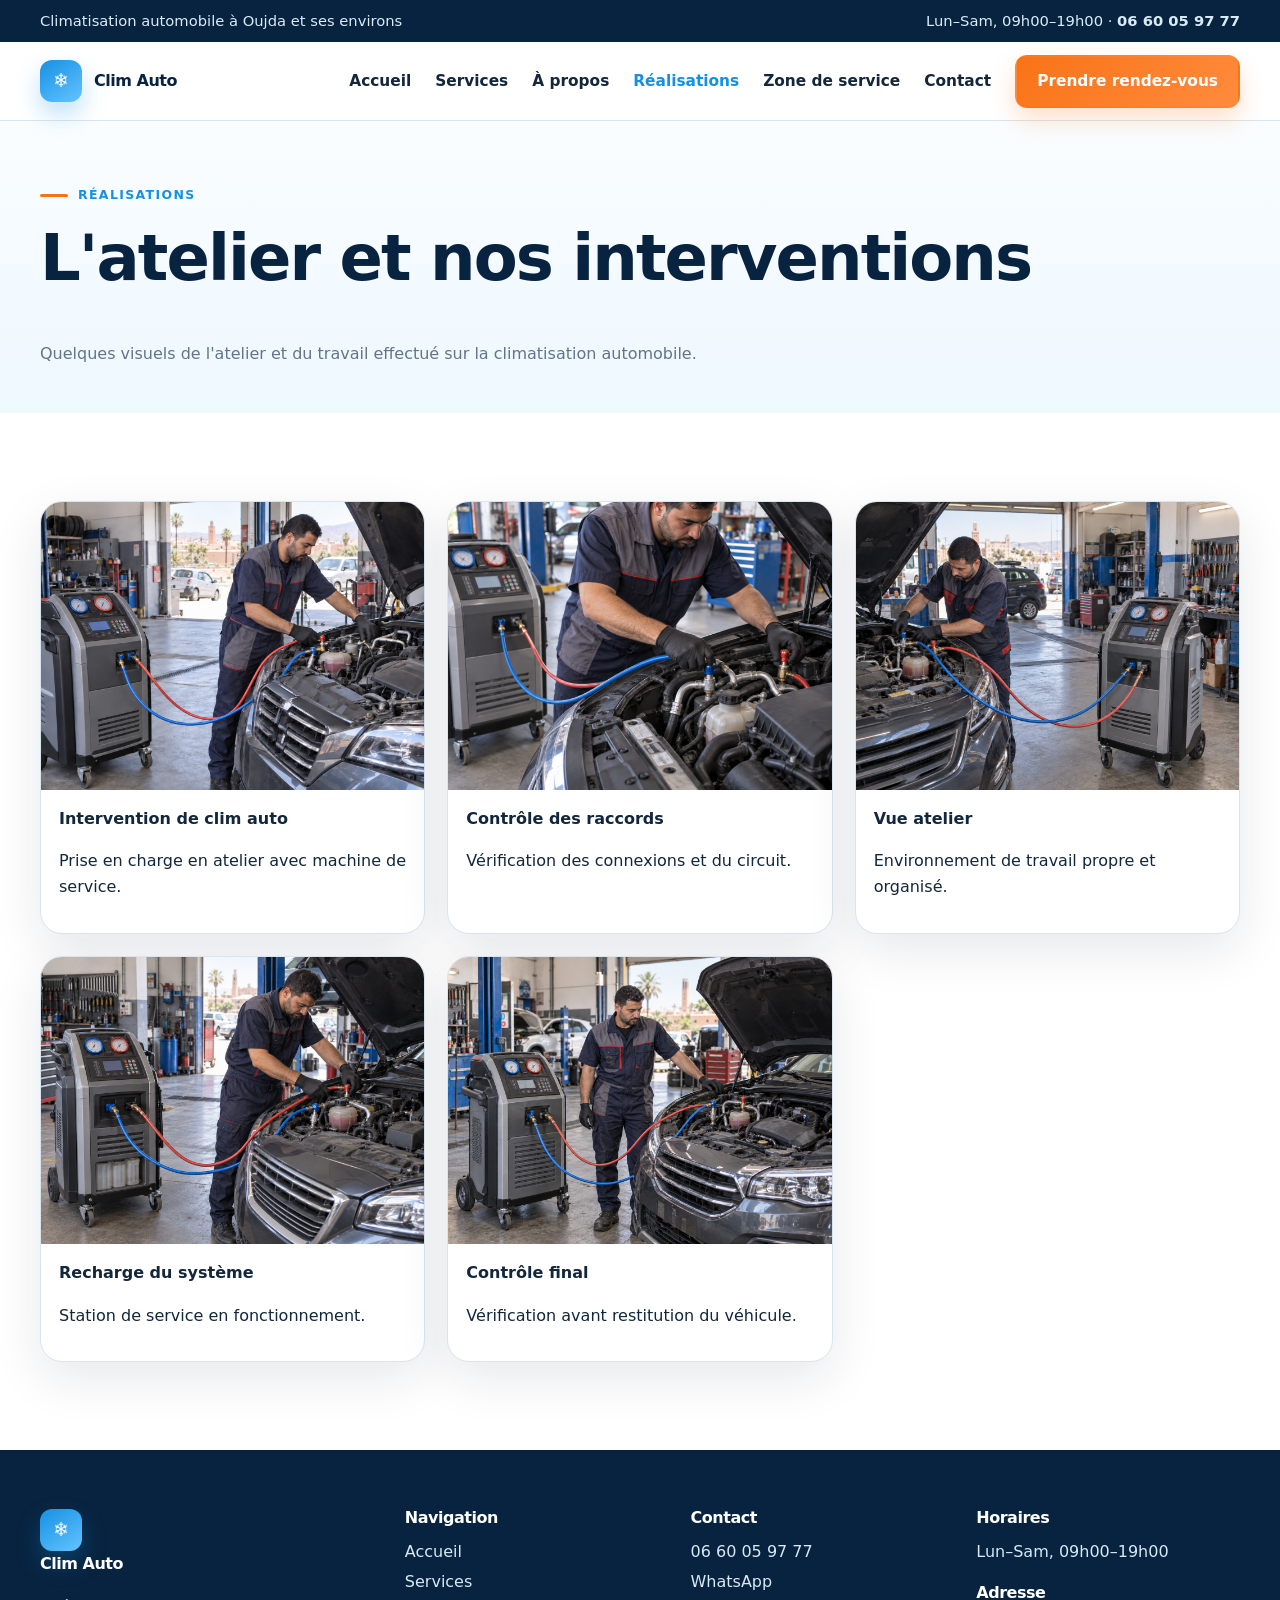
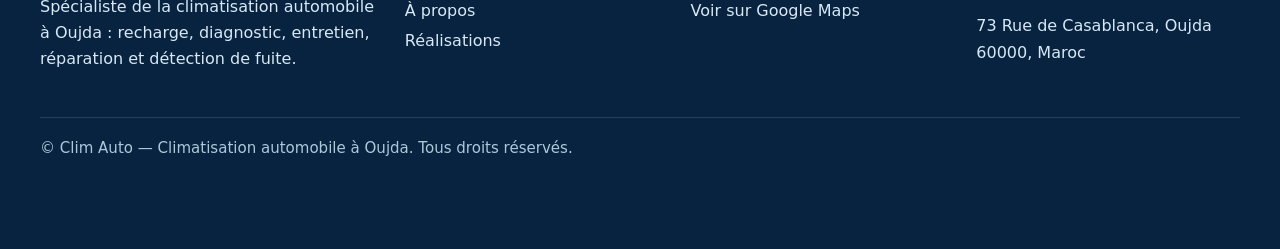
<file: gallery.html>
<!doctype html>
<html lang="fr">
<head>
<meta charset="utf-8"><meta name="viewport" content="width=device-width,initial-scale=1">
<title>Réalisations | Clim Auto Oujda</title>
<meta name="description" content="Photos de l’atelier et des interventions de Clim Auto à Oujda.">
<link rel="canonical" href="https://touili10-art.github.io/Clim-oujda-/gallery.html"><link rel="icon" href="favicon.svg"><link rel="stylesheet" href="styles.css">
</head>
<body>
<a class="skip" href="#main">Aller au contenu</a>

    <div class="topbar"><div class="container"><span>Climatisation automobile à <span data-city>Oujda</span> et ses environs</span><span><span data-hours>Lun–Sam, 09h00–19h00</span> · <a data-phone-link href="tel:+212660059777"><span data-phone>06 60 05 97 77</span></a></span></div></div>
    <header class="header"><div class="container nav">
      <a class="brand" href="index.html"><span class="brand-mark">❄</span><span data-business>Clim Auto</span></a>
      <button class="menu" aria-label="Ouvrir le menu" aria-expanded="false">☰</button>
      <nav class="nav-links" aria-label="Navigation principale">
        <a  href="index.html">Accueil</a>
        <a  href="services.html">Services</a>
        <a  href="about.html">À propos</a>
        <a aria-current="page" href="gallery.html">Réalisations</a>
        <a  href="service-area.html">Zone de service</a>
        <a  href="contact.html">Contact</a>
        <a class="btn btn-primary"  href="book.html">Prendre rendez-vous</a>
      </nav></div></header>
    
<main id="main">
<section class="page-hero"><div class="container"><span class="eyebrow">Réalisations</span><h1>L'atelier et nos interventions</h1><p>Quelques visuels de l'atelier et du travail effectué sur la climatisation automobile.</p></div></section>
<section class="section"><div class="container gallery-grid">
  <article class="gallery-card"><img src="hero-ac-service.png" alt="Technicien intervenant sur la climatisation d'une voiture"><div class="copy"><strong>Intervention de clim auto</strong><p>Prise en charge en atelier avec machine de service.</p></div></article>
  <article class="gallery-card"><img src="service-closeup.png" alt="Gros plan sur la connexion des tuyaux d'une machine de climatisation"><div class="copy"><strong>Contrôle des raccords</strong><p>Vérification des connexions et du circuit.</p></div></article>
  <article class="gallery-card"><img src="workshop-wide.png" alt="Atelier Clim Auto à Oujda"><div class="copy"><strong>Vue atelier</strong><p>Environnement de travail propre et organisé.</p></div></article>
  <article class="gallery-card"><img src="recharge-service.png" alt="Recharge de climatisation automobile"><div class="copy"><strong>Recharge du système</strong><p>Station de service en fonctionnement.</p></div></article>
  <article class="gallery-card"><img src="inspection-finish.png" alt="Technicien près d'un véhicule en cours d'inspection"><div class="copy"><strong>Contrôle final</strong><p>Vérification avant restitution du véhicule.</p></div></article>
</div></section>
</main>

    <footer class="footer"><div class="container">
      <div class="footer-grid">
        <div>
          <a class="brand" href="index.html"><span class="brand-mark">❄</span><span style="color:#fff" data-business>Clim Auto</span></a>
          <p>Spécialiste de la climatisation automobile à Oujda : recharge, diagnostic, entretien, réparation et détection de fuite.</p>
        </div>
        <div>
          <h3>Navigation</h3>
          <a href="index.html">Accueil</a><a href="services.html">Services</a><a href="about.html">À propos</a><a href="gallery.html">Réalisations</a>
        </div>
        <div>
          <h3>Contact</h3>
          <a data-phone-link href="tel:+212660059777"><span data-phone>06 60 05 97 77</span></a>
          <a data-wa href="https://wa.me/212660059777">WhatsApp</a>
          <a data-google-maps href="https://www.google.com/maps/search/?api=1&query=Clim%20Auto%2C%2073%20Rue%20de%20Casablanca%2C%20Oujda%2060000" target="_blank" rel="noopener">Voir sur Google Maps</a>
        </div>
        <div>
          <h3>Horaires</h3>
          <span data-hours>Lun–Sam, 09h00–19h00</span>
          <h3 style="margin-top:18px">Adresse</h3>
          <span data-address>73 Rue de Casablanca, Oujda 60000, Maroc</span>
        </div>
      </div>
      <div class="legal">© <span data-business>Clim Auto</span> — Climatisation automobile à Oujda. Tous droits réservés.</div>
    </div></footer>
    <div class="mobile-bar"><a class="btn btn-secondary" data-phone-link href="tel:+212660059777">Appeler</a><a class="btn btn-whatsapp" data-wa href="https://wa.me/212660059777">WhatsApp</a></div>
    <script src="site.js"></script>
    
</body></html>
</file>
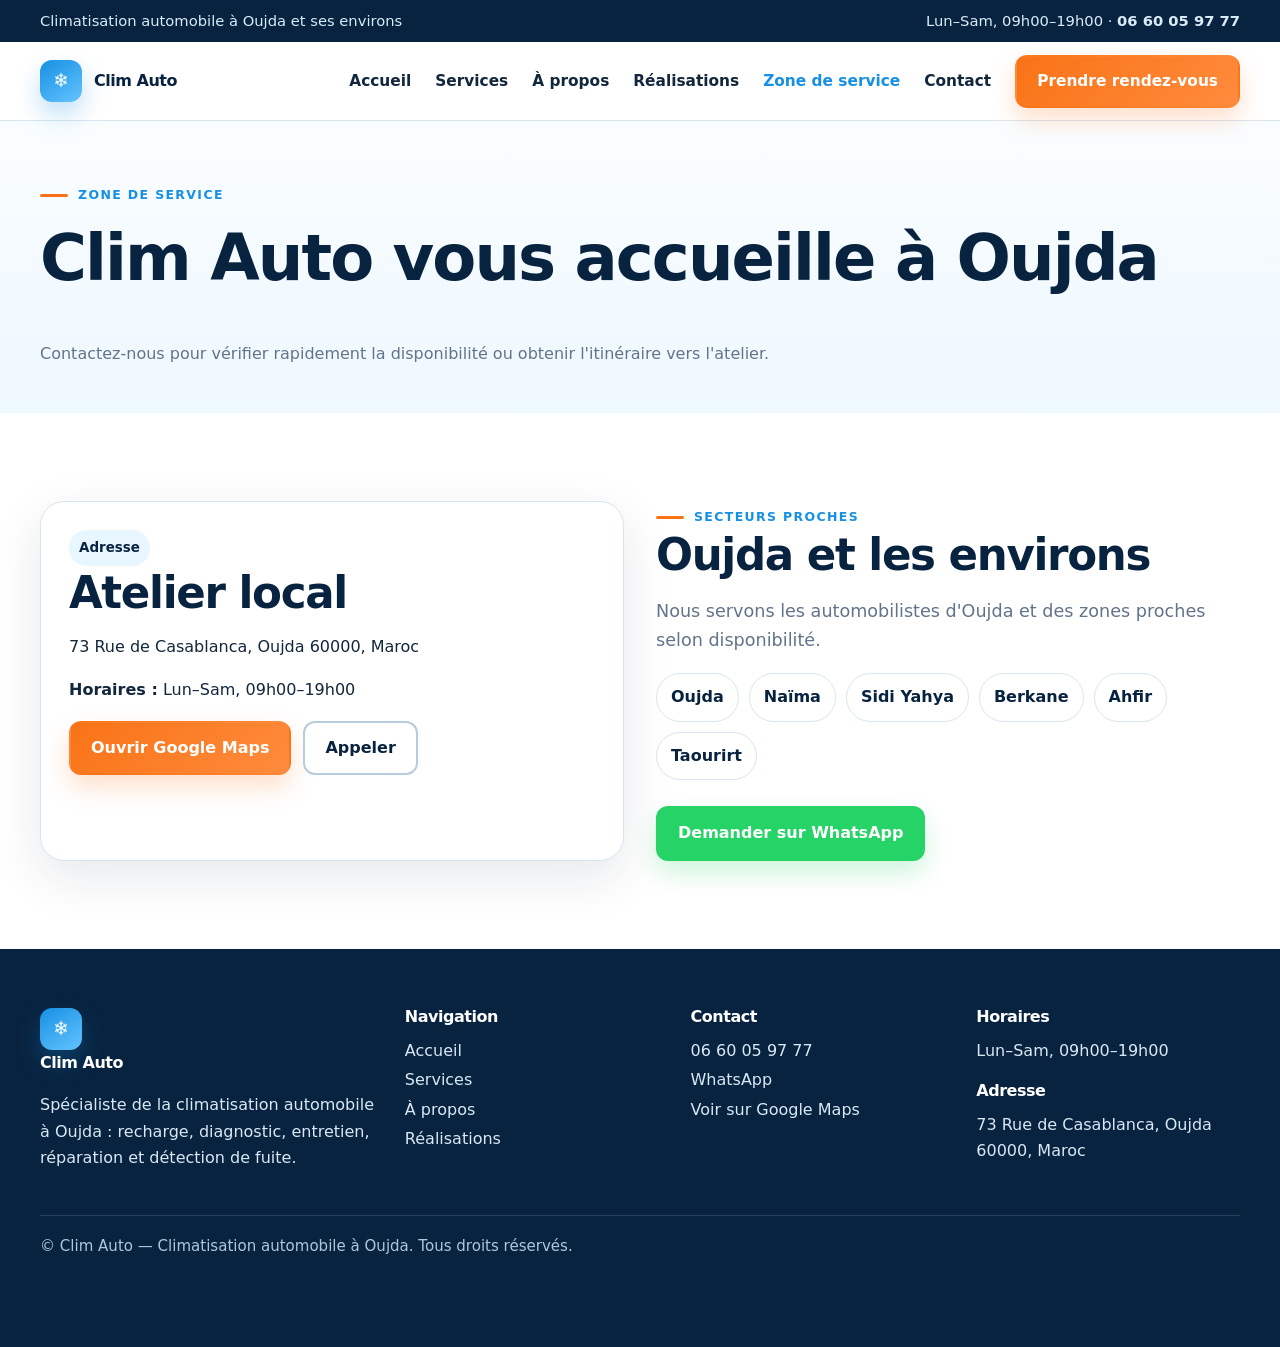
<file: service-area.html>
<!doctype html>
<html lang="fr">
<head>
<meta charset="utf-8"><meta name="viewport" content="width=device-width,initial-scale=1">
<title>Zone de service | Clim Auto Oujda</title>
<meta name="description" content="Adresse et zone de service de Clim Auto à Oujda.">
<link rel="canonical" href="https://touili10-art.github.io/Clim-oujda-/service-area.html"><link rel="icon" href="favicon.svg"><link rel="stylesheet" href="styles.css">
</head>
<body>
<a class="skip" href="#main">Aller au contenu</a>

    <div class="topbar"><div class="container"><span>Climatisation automobile à <span data-city>Oujda</span> et ses environs</span><span><span data-hours>Lun–Sam, 09h00–19h00</span> · <a data-phone-link href="tel:+212660059777"><span data-phone>06 60 05 97 77</span></a></span></div></div>
    <header class="header"><div class="container nav">
      <a class="brand" href="index.html"><span class="brand-mark">❄</span><span data-business>Clim Auto</span></a>
      <button class="menu" aria-label="Ouvrir le menu" aria-expanded="false">☰</button>
      <nav class="nav-links" aria-label="Navigation principale">
        <a  href="index.html">Accueil</a>
        <a  href="services.html">Services</a>
        <a  href="about.html">À propos</a>
        <a  href="gallery.html">Réalisations</a>
        <a aria-current="page" href="service-area.html">Zone de service</a>
        <a  href="contact.html">Contact</a>
        <a class="btn btn-primary"  href="book.html">Prendre rendez-vous</a>
      </nav></div></header>
    
<main id="main">
<section class="page-hero"><div class="container"><span class="eyebrow">Zone de service</span><h1>Clim Auto vous accueille à Oujda</h1><p>Contactez-nous pour vérifier rapidement la disponibilité ou obtenir l'itinéraire vers l'atelier.</p></div></section>
<section class="section"><div class="container grid-2">
  <div class="map-box"><span class="kicker">Adresse</span><h2>Atelier local</h2><p data-address>73 Rue de Casablanca, Oujda 60000, Maroc</p><p><strong>Horaires :</strong> <span data-hours>Lun–Sam, 09h00–19h00</span></p><div class="map-actions"><a class="btn btn-primary" data-google-maps href="#" target="_blank" rel="noopener">Ouvrir Google Maps</a><a class="btn btn-outline" data-phone-link href="tel:+212660059777">Appeler</a></div></div>
  <div><span class="eyebrow">Secteurs proches</span><h2>Oujda et les environs</h2><p class="lead">Nous servons les automobilistes d'Oujda et des zones proches selon disponibilité.</p><div class="town-chips"><span class="town-chip">Oujda</span><span class="town-chip">Naïma</span><span class="town-chip">Sidi Yahya</span><span class="town-chip">Berkane</span><span class="town-chip">Ahfir</span><span class="town-chip">Taourirt</span></div><div class="actions"><a class="btn btn-whatsapp" data-wa href="https://wa.me/212660059777">Demander sur WhatsApp</a></div></div>
</div></section>
</main>

    <footer class="footer"><div class="container">
      <div class="footer-grid">
        <div>
          <a class="brand" href="index.html"><span class="brand-mark">❄</span><span style="color:#fff" data-business>Clim Auto</span></a>
          <p>Spécialiste de la climatisation automobile à Oujda : recharge, diagnostic, entretien, réparation et détection de fuite.</p>
        </div>
        <div>
          <h3>Navigation</h3>
          <a href="index.html">Accueil</a><a href="services.html">Services</a><a href="about.html">À propos</a><a href="gallery.html">Réalisations</a>
        </div>
        <div>
          <h3>Contact</h3>
          <a data-phone-link href="tel:+212660059777"><span data-phone>06 60 05 97 77</span></a>
          <a data-wa href="https://wa.me/212660059777">WhatsApp</a>
          <a data-google-maps href="https://www.google.com/maps/search/?api=1&query=Clim%20Auto%2C%2073%20Rue%20de%20Casablanca%2C%20Oujda%2060000" target="_blank" rel="noopener">Voir sur Google Maps</a>
        </div>
        <div>
          <h3>Horaires</h3>
          <span data-hours>Lun–Sam, 09h00–19h00</span>
          <h3 style="margin-top:18px">Adresse</h3>
          <span data-address>73 Rue de Casablanca, Oujda 60000, Maroc</span>
        </div>
      </div>
      <div class="legal">© <span data-business>Clim Auto</span> — Climatisation automobile à Oujda. Tous droits réservés.</div>
    </div></footer>
    <div class="mobile-bar"><a class="btn btn-secondary" data-phone-link href="tel:+212660059777">Appeler</a><a class="btn btn-whatsapp" data-wa href="https://wa.me/212660059777">WhatsApp</a></div>
    <script src="site.js"></script>
    
</body></html>
</file>
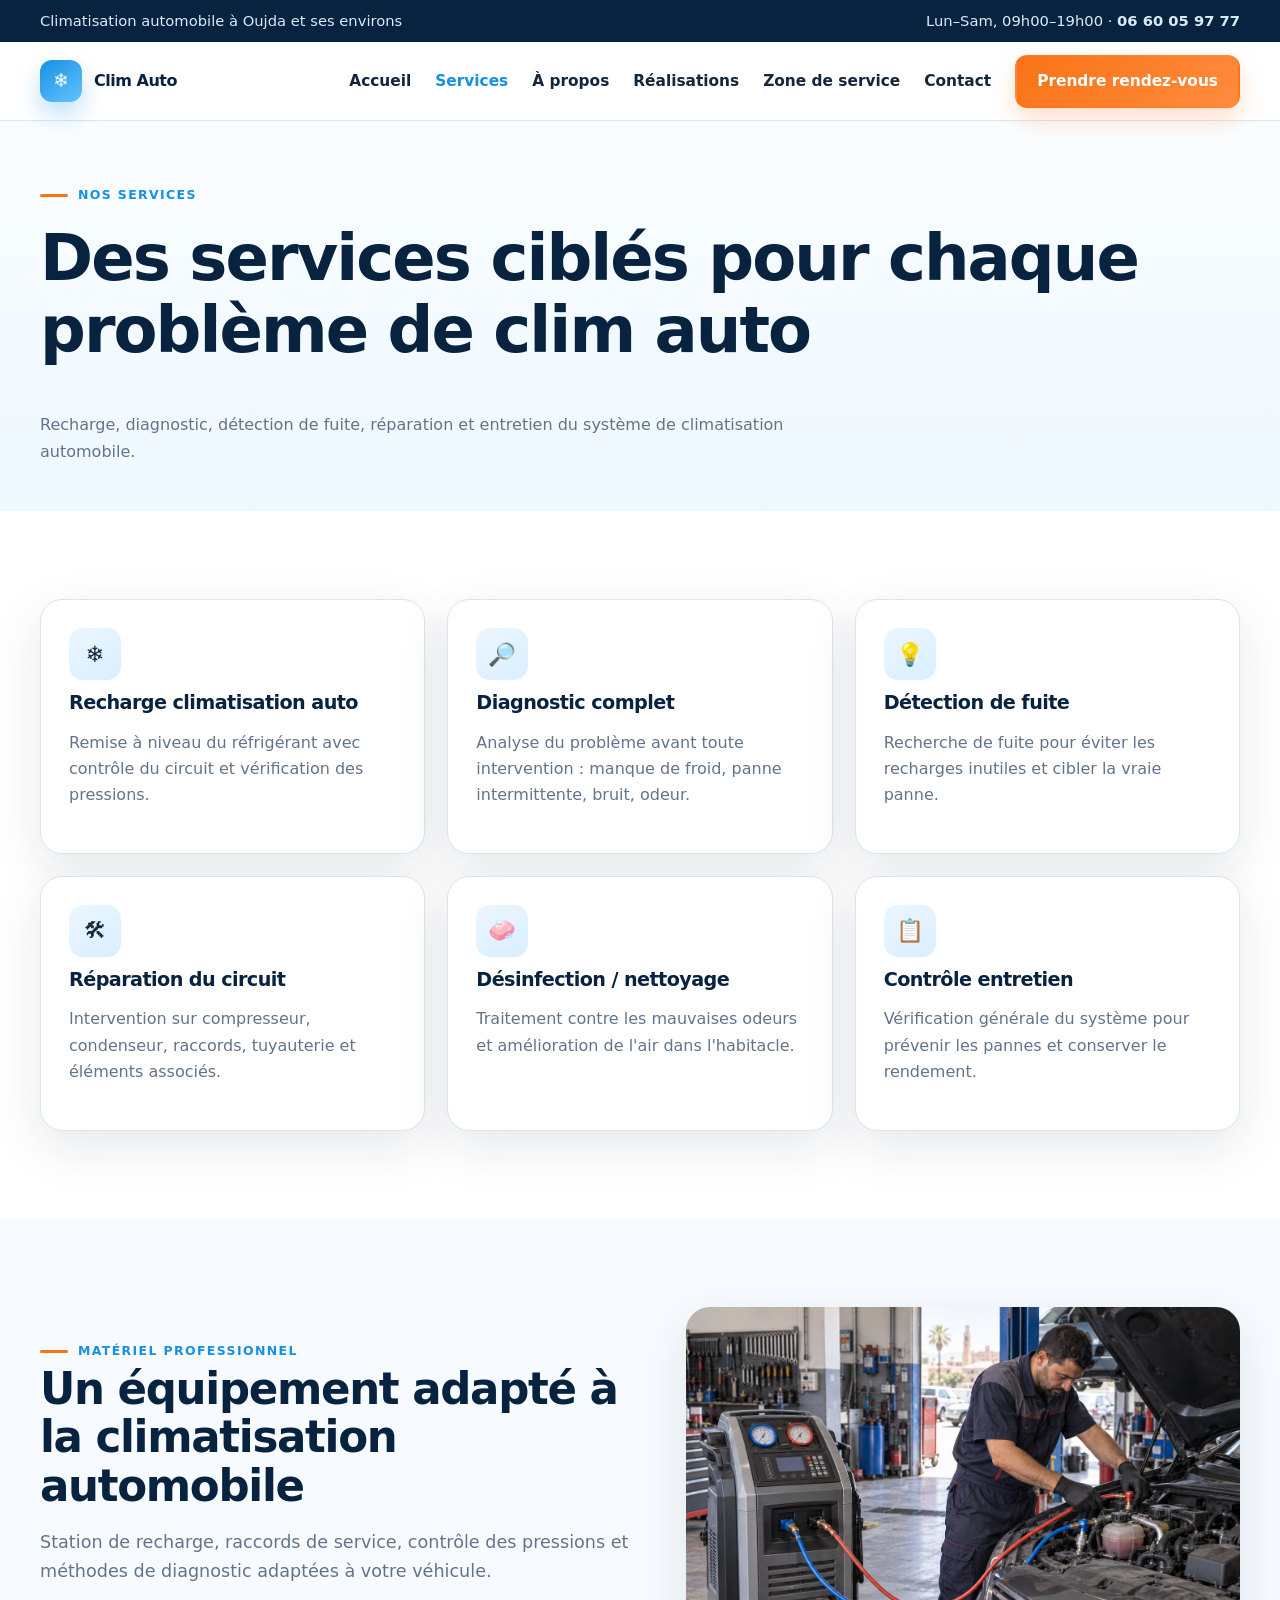
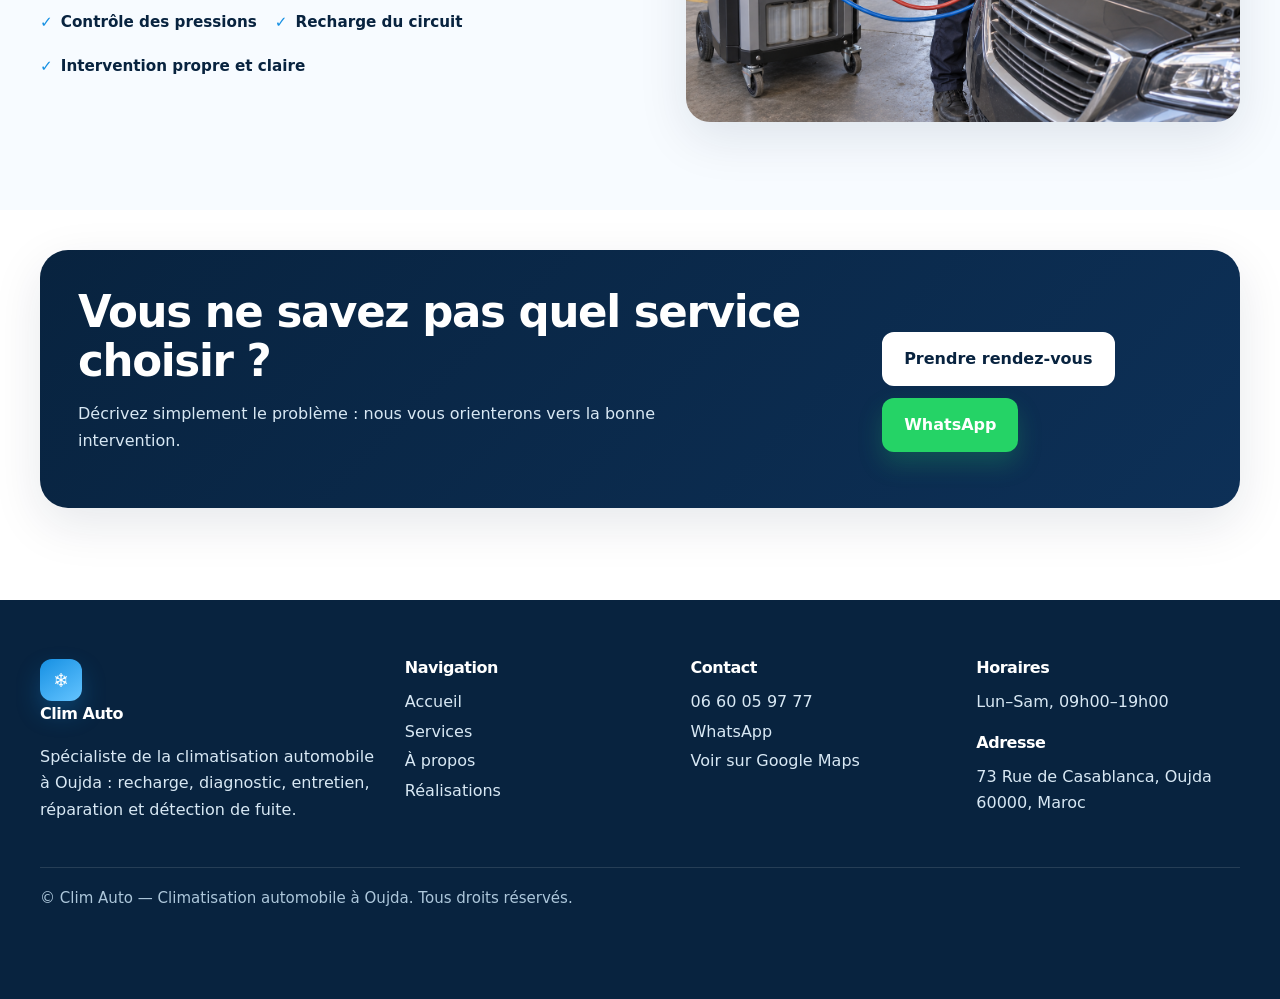
<file: services.html>
<!doctype html>
<html lang="fr">
<head>
<meta charset="utf-8"><meta name="viewport" content="width=device-width,initial-scale=1">
<title>Services | Clim Auto Oujda</title>
<meta name="description" content="Recharge, diagnostic, détection de fuite, réparation et entretien de climatisation automobile à Oujda.">
<link rel="canonical" href="https://touili10-art.github.io/Clim-oujda-/services.html"><link rel="icon" href="favicon.svg"><link rel="stylesheet" href="styles.css">
</head>
<body>
<a class="skip" href="#main">Aller au contenu</a>

    <div class="topbar"><div class="container"><span>Climatisation automobile à <span data-city>Oujda</span> et ses environs</span><span><span data-hours>Lun–Sam, 09h00–19h00</span> · <a data-phone-link href="tel:+212660059777"><span data-phone>06 60 05 97 77</span></a></span></div></div>
    <header class="header"><div class="container nav">
      <a class="brand" href="index.html"><span class="brand-mark">❄</span><span data-business>Clim Auto</span></a>
      <button class="menu" aria-label="Ouvrir le menu" aria-expanded="false">☰</button>
      <nav class="nav-links" aria-label="Navigation principale">
        <a  href="index.html">Accueil</a>
        <a aria-current="page" href="services.html">Services</a>
        <a  href="about.html">À propos</a>
        <a  href="gallery.html">Réalisations</a>
        <a  href="service-area.html">Zone de service</a>
        <a  href="contact.html">Contact</a>
        <a class="btn btn-primary"  href="book.html">Prendre rendez-vous</a>
      </nav></div></header>
    
<main id="main">
<section class="page-hero"><div class="container"><span class="eyebrow">Nos services</span><h1>Des services ciblés pour chaque problème de clim auto</h1><p>Recharge, diagnostic, détection de fuite, réparation et entretien du système de climatisation automobile.</p></div></section>
<section class="section"><div class="container cards">
  <article class="service-card"><div class="service-icon">❄</div><h3>Recharge climatisation auto</h3><p>Remise à niveau du réfrigérant avec contrôle du circuit et vérification des pressions.</p></article>
  <article class="service-card"><div class="service-icon">🔎</div><h3>Diagnostic complet</h3><p>Analyse du problème avant toute intervention : manque de froid, panne intermittente, bruit, odeur.</p></article>
  <article class="service-card"><div class="service-icon">💡</div><h3>Détection de fuite</h3><p>Recherche de fuite pour éviter les recharges inutiles et cibler la vraie panne.</p></article>
  <article class="service-card"><div class="service-icon">🛠</div><h3>Réparation du circuit</h3><p>Intervention sur compresseur, condenseur, raccords, tuyauterie et éléments associés.</p></article>
  <article class="service-card"><div class="service-icon">🧼</div><h3>Désinfection / nettoyage</h3><p>Traitement contre les mauvaises odeurs et amélioration de l'air dans l'habitacle.</p></article>
  <article class="service-card"><div class="service-icon">📋</div><h3>Contrôle entretien</h3><p>Vérification générale du système pour prévenir les pannes et conserver le rendement.</p></article>
</div></section>
<section class="section alt"><div class="container split-feature reverse"><div>
  <span class="eyebrow">Matériel professionnel</span><h2>Un équipement adapté à la climatisation automobile</h2>
  <p class="lead">Station de recharge, raccords de service, contrôle des pressions et méthodes de diagnostic adaptées à votre véhicule.</p>
  <ul class="inline-list"><li>Contrôle des pressions</li><li>Recharge du circuit</li><li>Intervention propre et claire</li></ul>
</div><div><img class="feature-photo" src="recharge-service.png" alt="Station de recharge de climatisation automobile dans un garage"></div></div></section>
<section class="cta"><div class="container"><div class="cta-box"><div><h2>Vous ne savez pas quel service choisir ?</h2><p>Décrivez simplement le problème : nous vous orienterons vers la bonne intervention.</p></div><div class="actions"><a class="btn btn-light" href="book.html">Prendre rendez-vous</a><a class="btn btn-whatsapp" data-wa href="https://wa.me/212660059777">WhatsApp</a></div></div></div></section>
</main>

    <footer class="footer"><div class="container">
      <div class="footer-grid">
        <div>
          <a class="brand" href="index.html"><span class="brand-mark">❄</span><span style="color:#fff" data-business>Clim Auto</span></a>
          <p>Spécialiste de la climatisation automobile à Oujda : recharge, diagnostic, entretien, réparation et détection de fuite.</p>
        </div>
        <div>
          <h3>Navigation</h3>
          <a href="index.html">Accueil</a><a href="services.html">Services</a><a href="about.html">À propos</a><a href="gallery.html">Réalisations</a>
        </div>
        <div>
          <h3>Contact</h3>
          <a data-phone-link href="tel:+212660059777"><span data-phone>06 60 05 97 77</span></a>
          <a data-wa href="https://wa.me/212660059777">WhatsApp</a>
          <a data-google-maps href="https://www.google.com/maps/search/?api=1&query=Clim%20Auto%2C%2073%20Rue%20de%20Casablanca%2C%20Oujda%2060000" target="_blank" rel="noopener">Voir sur Google Maps</a>
        </div>
        <div>
          <h3>Horaires</h3>
          <span data-hours>Lun–Sam, 09h00–19h00</span>
          <h3 style="margin-top:18px">Adresse</h3>
          <span data-address>73 Rue de Casablanca, Oujda 60000, Maroc</span>
        </div>
      </div>
      <div class="legal">© <span data-business>Clim Auto</span> — Climatisation automobile à Oujda. Tous droits réservés.</div>
    </div></footer>
    <div class="mobile-bar"><a class="btn btn-secondary" data-phone-link href="tel:+212660059777">Appeler</a><a class="btn btn-whatsapp" data-wa href="https://wa.me/212660059777">WhatsApp</a></div>
    <script src="site.js"></script>
    
</body></html>
</file>
<file: styles.css>
:root{
  --navy:#08233f;
  --navy-2:#0d3057;
  --blue:#1690e3;
  --blue-soft:#e8f6ff;
  --orange:#f97316;
  --orange-2:#ff8b3d;
  --whatsapp:#25d366;
  --ink:#12263c;
  --muted:#62748a;
  --line:#d8e5ef;
  --surface:#f7fbff;
  --white:#fff;
  --radius:22px;
  --radius-sm:14px;
  --shadow:0 16px 50px rgba(7,29,54,.10);
  --max:1200px;
}
*{box-sizing:border-box}
html{scroll-behavior:smooth}
body{margin:0;font-family:Inter,ui-sans-serif,system-ui,-apple-system,"Segoe UI",Roboto,Arial,sans-serif;color:var(--ink);background:#fff;line-height:1.65}
img{display:block;max-width:100%}
a{color:inherit}
.container{width:min(calc(100% - 36px),var(--max));margin-inline:auto}
.skip{position:absolute;left:-999px}
.skip:focus{left:10px;top:10px;z-index:999;background:#fff;padding:10px 14px;border-radius:10px}
.topbar{background:var(--navy);color:#d9ebf7;font-size:.92rem}
.topbar .container{display:flex;justify-content:space-between;gap:12px;align-items:center;padding:9px 0;flex-wrap:wrap}
.topbar a{text-decoration:none;font-weight:700}
.header{position:sticky;top:0;z-index:50;background:rgba(255,255,255,.96);backdrop-filter:blur(12px);border-bottom:1px solid var(--line)}
.nav{display:flex;align-items:center;justify-content:space-between;min-height:78px;gap:18px}
.brand{display:flex;align-items:center;gap:12px;text-decoration:none;font-weight:900;letter-spacing:-.03em;color:var(--navy)}
.brand-mark{display:grid;place-items:center;width:42px;height:42px;border-radius:12px;background:linear-gradient(145deg,var(--blue),#64c4ff);color:#fff;font-size:1.2rem;box-shadow:0 12px 25px rgba(22,144,227,.28)}
.nav-links{display:flex;align-items:center;gap:24px}
.nav-links a{font-weight:700;text-decoration:none;font-size:.96rem}
.nav-links a:hover,.nav-links a[aria-current="page"]{color:var(--blue)}
.menu{display:none;border:0;background:transparent;font-size:1.8rem;color:var(--navy)}
.btn{display:inline-flex;align-items:center;justify-content:center;gap:8px;padding:12px 20px;min-height:48px;border-radius:12px;border:2px solid transparent;text-decoration:none;font-weight:800;transition:.18s ease;cursor:pointer}
.btn:hover{transform:translateY(-1px)}
.btn-primary{background:linear-gradient(135deg,var(--orange),var(--orange-2));color:#fff;box-shadow:0 12px 24px rgba(249,115,22,.22)}
.btn-secondary{background:var(--navy);color:#fff}
.btn-outline{border-color:#b8ccdb;background:#fff;color:var(--navy)}
.btn-light{background:#fff;color:var(--navy);border-color:#fff}
.btn-whatsapp{background:var(--whatsapp);color:#fff;box-shadow:0 12px 24px rgba(37,211,102,.22)}
.hero{position:relative;overflow:hidden;background:radial-gradient(circle at top right, rgba(22,144,227,.12), transparent 30%),linear-gradient(180deg,#fafdff 0%,#eef8ff 100%)}
.hero-grid{display:grid;grid-template-columns:1.05fr .95fr;gap:54px;align-items:center;padding:82px 0 76px}
.eyebrow{display:inline-flex;align-items:center;gap:10px;color:var(--blue);font-weight:900;text-transform:uppercase;letter-spacing:.11em;font-size:.78rem}
.eyebrow:before{content:"";width:28px;height:3px;border-radius:999px;background:var(--orange)}
h1,h2,h3{margin:.2rem 0 1rem;color:var(--navy);line-height:1.12;letter-spacing:-.03em}
h1{font-size:clamp(2.6rem,5vw,4.8rem)}
h2{font-size:clamp(1.9rem,3.4vw,3.15rem)}
h3{font-size:1.2rem}
.lead{font-size:1.1rem;color:var(--muted);max-width:640px}
.actions{display:flex;flex-wrap:wrap;gap:12px;margin-top:26px}
.hero-bullets,.inline-list{display:flex;gap:18px;flex-wrap:wrap;margin-top:24px;padding:0;list-style:none;color:var(--navy);font-weight:700;font-size:.95rem}
.hero-bullets li::before,.inline-list li::before{content:"✓";margin-right:8px;color:var(--blue)}
.hero-card{position:relative}
.hero-photo{aspect-ratio: 5 / 4;border-radius:28px;object-fit:cover;box-shadow:var(--shadow)}
.hero-stat{position:absolute;bottom:20px;left:20px;background:rgba(8,35,63,.88);color:#fff;padding:16px 18px;border-radius:16px;backdrop-filter:blur(10px);box-shadow:var(--shadow);max-width:270px}
.hero-stat strong{display:block;font-size:1.15rem}
.mini-strip{background:var(--navy);color:#fff}
.mini-strip .container{display:grid;grid-template-columns:repeat(3,1fr);gap:1px}
.mini-item{padding:24px 26px;background:rgba(255,255,255,.02)}
.mini-item strong{display:block;font-size:1.06rem}
.mini-item span{color:#b8d0e5;font-size:.92rem}
.section{padding:88px 0}
.section.alt{background:var(--surface)}
.section-head{display:flex;justify-content:space-between;align-items:end;gap:20px;margin-bottom:28px;flex-wrap:wrap}
.grid-2{display:grid;grid-template-columns:1fr 1fr;gap:32px}
.cards{display:grid;grid-template-columns:repeat(3,1fr);gap:22px}
.card,.service-card,.review-card,.info-card,.value,.faq-item,.gallery-card,.contact-panel,.form,.process-step{background:#fff;border:1px solid var(--line);border-radius:var(--radius);box-shadow:var(--shadow)}
.service-card{padding:28px}
.service-card p,.review-card p,.info-card p,.value p,.faq-item p,.process-step p{color:var(--muted)}
.service-icon{width:52px;height:52px;border-radius:14px;background:linear-gradient(145deg,#ecf7ff,#d8eeff);display:grid;place-items:center;font-size:1.4rem;margin-bottom:12px}
.stats{display:grid;grid-template-columns:repeat(4,1fr);gap:18px}
.stat{padding:24px;border-radius:18px;background:#fff;border:1px solid var(--line);text-align:center;box-shadow:var(--shadow)}
.stat strong{display:block;font-size:2rem;color:var(--navy);line-height:1}
.split-feature{display:grid;grid-template-columns:.95fr 1.05fr;gap:34px;align-items:center}
.split-feature.reverse{grid-template-columns:1.05fr .95fr}
.feature-photo,.page-hero-photo,.gallery-photo{width:100%;border-radius:24px;box-shadow:var(--shadow);object-fit:cover}
.feature-photo{aspect-ratio: 4 / 3}
.page-hero{padding:64px 0 30px;background:linear-gradient(180deg,#fafdff 0%,#eef8ff 100%)}
.page-hero .container{display:grid;gap:14px}
.page-hero p{max-width:760px;color:var(--muted)}
.process{display:grid;grid-template-columns:repeat(3,1fr);gap:22px}
.process-step{padding:26px}
.step-no{display:inline-grid;place-items:center;width:40px;height:40px;border-radius:999px;background:#e8f6ff;color:var(--navy);font-weight:900;margin-bottom:12px}
.gallery-grid{display:grid;grid-template-columns:repeat(3,1fr);gap:22px}
.gallery-card{overflow:hidden}
.gallery-card img{width:100%;aspect-ratio:4/3;object-fit:cover}
.gallery-card .copy{padding:16px 18px}
.badges,.town-chips{display:flex;gap:10px;flex-wrap:wrap;margin-top:18px}
.badge,.town-chip{display:inline-flex;align-items:center;padding:10px 14px;border-radius:999px;background:#fff;border:1px solid var(--line);font-weight:700;color:var(--navy)}
.reviews-grid{display:grid;grid-template-columns:repeat(3,1fr);gap:22px}
.review-card{padding:26px}
.stars{letter-spacing:.16em;color:#f6a11a;font-size:1rem;font-weight:900}
.review-meta{margin-top:14px;font-weight:800;color:var(--navy)}
.review-form-wrap{display:grid;grid-template-columns:1.1fr .9fr;gap:28px;align-items:start}
.form{padding:26px}
.form h3,.contact-panel h3{margin-top:0}
.form label{display:block;font-weight:700;color:var(--navy);margin-bottom:12px}
.form input,.form select,.form textarea{width:100%;padding:13px 14px;margin-top:7px;border:1px solid #c8d7e3;border-radius:12px;font:inherit;color:var(--ink);background:#fff}
.form textarea{min-height:130px;resize:vertical}
.form-grid{display:grid;grid-template-columns:1fr 1fr;gap:14px}
.notice{margin-top:12px;padding:12px 14px;border-radius:12px;font-weight:700}
.notice-success{background:#eafaf1;color:#0e7a36}
.notice-error{background:#fff0f0;color:#b42318}
.hp-field{position:absolute;left:-9999px}
.contact-grid{display:grid;grid-template-columns:.9fr 1.1fr;gap:28px;align-items:start}
.contact-panel{padding:26px}
.contact-list{display:grid;gap:12px;margin-top:18px}
.contact-list a,.contact-list p{margin:0}
.contact-list strong{display:block;color:var(--navy)}
.info-grid{display:grid;grid-template-columns:repeat(2,1fr);gap:18px}
.info-card{padding:22px}
.cta{padding:40px 0 92px}
.cta-box{background:linear-gradient(135deg,var(--navy),var(--navy-2));color:#fff;border-radius:28px;padding:38px;display:flex;justify-content:space-between;gap:24px;align-items:center;box-shadow:var(--shadow)}
.cta-box h2{color:#fff;margin-top:0}
.cta-box p{color:#d8e8f4;max-width:630px}
.footer{background:var(--navy);color:#d8e8f4;padding:56px 0 88px}
.footer-grid{display:grid;grid-template-columns:1.3fr 1fr 1fr 1fr;gap:22px}
.footer h3{color:#fff;font-size:1rem;margin-bottom:12px}
.footer a{display:block;color:#d8e8f4;text-decoration:none;margin:.2rem 0}
.footer a:hover{color:#fff}
.legal{border-top:1px solid rgba(255,255,255,.12);margin-top:28px;padding-top:18px;font-size:.94rem;color:#adc7db}
.mobile-bar{display:none}
.map-box{background:#fff;border:1px solid var(--line);border-radius:24px;padding:28px;box-shadow:var(--shadow)}
.map-actions{display:flex;gap:12px;flex-wrap:wrap;margin-top:18px}
.kicker{display:inline-block;padding:7px 10px;border-radius:999px;background:#e8f6ff;color:var(--navy);font-weight:800;font-size:.84rem}
@media (max-width: 1100px){
  .cards,.reviews-grid,.gallery-grid{grid-template-columns:repeat(2,1fr)}
  .stats{grid-template-columns:repeat(2,1fr)}
  .footer-grid{grid-template-columns:repeat(2,1fr)}
}
@media (max-width: 900px){
  .menu{display:block}
  .nav-links{display:none;position:absolute;left:18px;right:18px;top:78px;flex-direction:column;align-items:flex-start;background:#fff;border:1px solid var(--line);border-radius:20px;padding:18px;box-shadow:var(--shadow)}
  .nav-links.open{display:flex}
  .hero-grid,.split-feature,.split-feature.reverse,.contact-grid,.review-form-wrap,.grid-2{grid-template-columns:1fr}
  .process,.mini-strip .container{grid-template-columns:1fr}
  .hero-photo{aspect-ratio: 4 / 3}
  .section{padding:72px 0}
  .cta-box{flex-direction:column;align-items:flex-start}
}
@media (max-width: 720px){
  .cards,.reviews-grid,.gallery-grid,.stats,.footer-grid,.info-grid,.form-grid{grid-template-columns:1fr}
  .container{width:min(calc(100% - 24px),var(--max))}
  h1{font-size:clamp(2.2rem,10vw,3.3rem)}
  h2{font-size:clamp(1.7rem,7vw,2.4rem)}
  .mini-item{padding:18px}
  .topbar{display:none}
  .mobile-bar{display:grid;grid-template-columns:1fr 1fr;gap:10px;position:fixed;left:12px;right:12px;bottom:12px;z-index:80;background:rgba(255,255,255,.92);backdrop-filter:blur(12px);padding:10px;border:1px solid var(--line);border-radius:18px;box-shadow:var(--shadow)}
  .footer{padding-bottom:120px}
}
</file>
